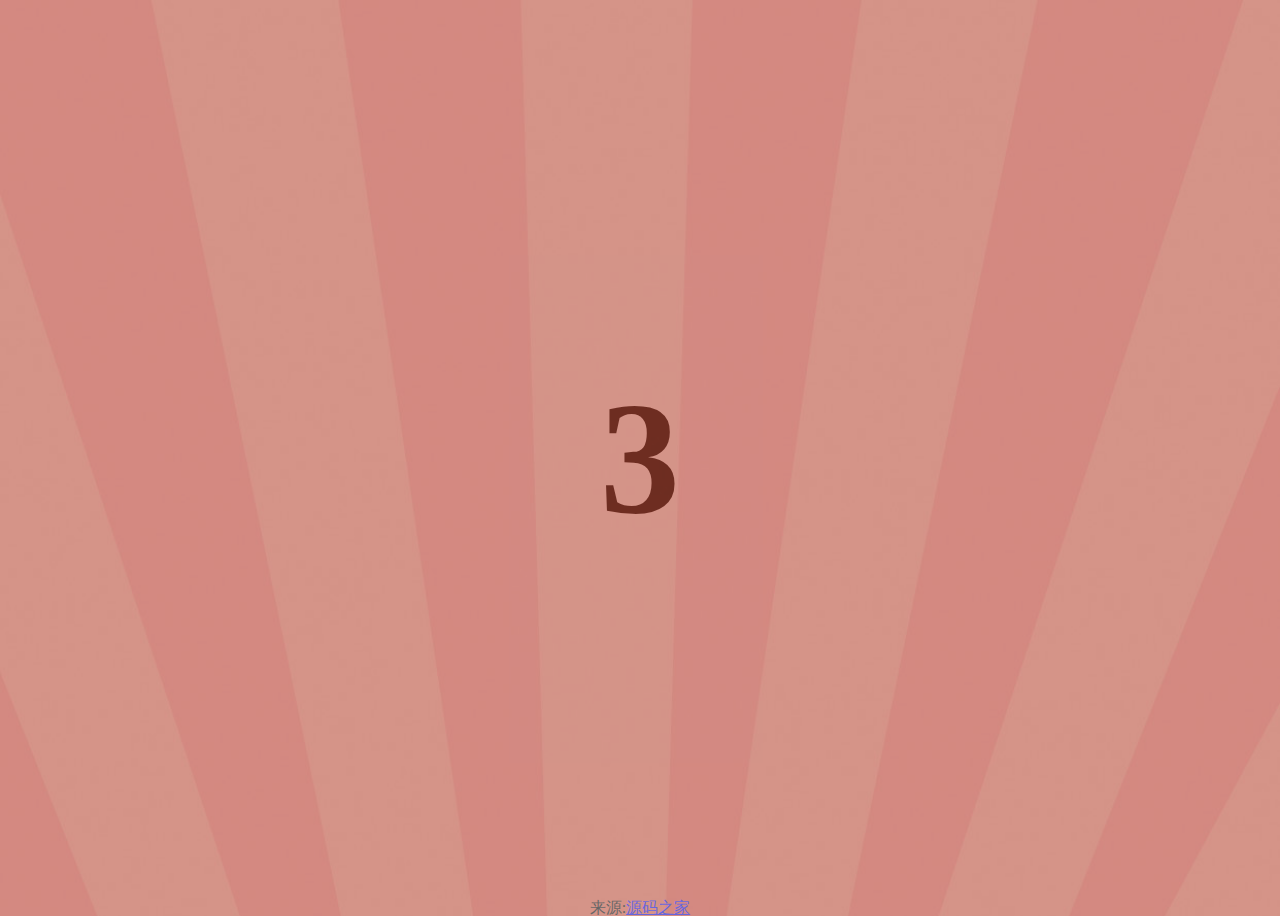
<file: hongbaoyu/index.html>
<!DOCTYPE html PUBLIC "-//W3C//DTD XHTML 1.0 Transitional//EN" "http://www.w3.org/TR/xhtml1/DTD/xhtml1-transitional.dtd">
<html xmlns="http://www.w3.org/1999/xhtml">

	<head>
		<meta http-equiv="Content-Type" content="text/html; charset=utf-8" />
		<title></title>
		<meta http-equiv="X-UA-Compatible" content="IE=edge">		
		<meta name="viewport" content="width=device-width,user-scalable=no,initial-scale=1,maximum-scale=1,minimum-scale=1">
		<!--在iPhone 手机上禁止了把数字转化为拨号链接-->
	    <meta content="telephone=no" name="format-detection" />
	    <!--删除默认的苹果工具栏和菜单栏-->
	    <meta content="yes" name="apple-mobile-web-app-capable">
	    <!-- 网站开启对web app程序的支持，在web app应用下状态条（屏幕顶部条）的颜色，默认值为default（白色），可以定为black（黑色）和black-translucent（灰色半透明）-->
   		<meta name="apple-mobile-web-app-status-bar-style" content="black">
		<link rel="stylesheet" href="css/demo.css" type="text/css" />
		<link rel="stylesheet" type="text/css" href="css/sweet-alert.css">
		<style type="text/css">
			body {
				margin: 0;
				padding: 0;
				position: relative;
				background-position: center;
				width: 100%;
				height: 100%;
				overflow-y: hidden;
				background:url(images/bj.jpg) no-repeat top left ;
				background-size:  100%;
			}
			.couten {
				width: 100%;
				height: 100%;
				overflow: hidden;
				overflow-y: hidden;
			}
			.couten li {
				position: absolute;
				animation: all 3s linear;
				top:-100px;
				-webkit-tap-highlight-color:  rgba(0, 0, 0, 0);
			}
			.couten li a{
				display: block;
			}
			.mo {
				position: absolute;
				top: 0;
				width: 100%;
				height: 100%;
				background-color: rgba(0, 0, 0, .2);
				z-index: 100;
				display: none;
			}
			.mo .sen {
				width: 70%;
				height: 150px;
				border-radius: 5px;
				position: absolute;
				top: 0;
				left: 0;
				right: 0;
				bottom: 0;
				margin: auto;
			}
			.mo .sen img {
			    width: 60%;
			    height: 127px;
			    position: absolute;
			    top: 0px;
			    left: 0;
			    right: 0;
			    bottom: 212px;
			    margin: auto;
			    vertical-align: top;
			}
			.mo .sen h3 {
			    width: 50%;
			    height: 30px;
			    position: absolute;
			    top: -35px;
			    left: 0;
			    right: 0;
			    bottom: 0;
			    margin: auto;
			    text-align: center;
			    color: red;
			    font-size: 140%;
			    font-weight: bold;
			    z-index: 999;
			}
			
			.mo .sen a {
			    width: 26%;
			    height: 50px;
			    background-color: rgb(174, 222, 244);
			    box-shadow: rgba(174, 222, 244, 0.8) 0px 0px 2px, rgba(0, 0, 0, 0.0470588) 0px 0px 0px 1px inset;
			    position: absolute;
			    top: 100px;
			    left: 0;
			    right: 0;
			    bottom: 0;
			    margin: auto;
			    color: #fff;
			    border-radius: 5px;
			    text-align: center;
			    line-height: 50px;
			    text-decoration: none;
			}
			.backward{
				width: 100%;
				background:#ccc;
				opacity: 0.5;
				position: absolute;
				top: 0;
				
			}
			.backward span{
				display: inline-block;
				width: 100px;
				height: 100px;
				color: #000;
				font-weight: bold;
				position: absolute;
				top: 0;
				left: 0;
				right: 0;
				bottom: 0;
				margin: auto;
				text-align: center;
				line-height: 100px;
				font-size: 1000%;
			}
		</style>
		<script type="text/javascript" src="js/jquery.min.js"></script>
		<script type="text/javascript">
			$(document).ready(function() {
				var win = (parseInt($(".couten").css("width"))) - 60;
				$(".mo").css("height", $(document).height());
				$(".couten").css("height", $(document).height());
				$(".backward").css("height", $(document).height());
				$("li").css({});
				// 点击确认的时候关闭模态层
				$(".sen a").click(function(){
				  $(".mo").css("display", "none")
				});
				
				var del = function(){
					nums++;
//					console.info(nums);
//					console.log($(".li" + nums).css("left"));
					$(".li" + nums).remove();
					setTimeout(del,200)
				}
				
				var add = function() {
					var hb = parseInt(Math.random() * (3 - 1) + 1);
					var Wh = parseInt(Math.random() * (70 - 30) + 20);
					var Left = parseInt(Math.random() * (win - 0) + 0);
					var rot = (parseInt(Math.random() * (45 - (-45)) - 45)) + "deg";
					//				console.log(rot)
					num++;
					$(".couten").append("<li class='li" + num + "' ><a href='javascript:;'><img src='images/hb_" + hb + ".png'></a></li>");
					$(".li" + num).css({
						"left": Left,
					});
					$(".li" + num + " a img").css({
						"width": Wh,
						"transform": "rotate(" + rot + ")",
						"-webkit-transform": "rotate(" + rot + ")",
						"-ms-transform": "rotate(" + rot + ")", /* Internet Explorer */
						"-moz-transform": "rotate(" + rot + ")", /* Firefox */
						"-webkit-transform": "rotate(" + rot + ")",/* Safari 和 Chrome */
						"-o-transform": "rotate(" + rot + ")" /* Opera */
					});	
					$(".li" + num).animate({'top':$(window).height()+20},5000,function(){
						//删掉已经显示的红包
						this.remove()
					});
					//点击红包的时候弹出模态层
					$(".li" + num).click(function(){
						$(".mo").css("display", "block")
					});
					setTimeout(add,200)
				}	
				
				//增加红包
				var num = 0;
				setTimeout(add,3000);
				
				//倒数计时
				var backward = function(){
					numz--;
					if(numz>0){
						$(".backward span").html(numz);
					}else{
						$(".backward").remove();
					}
					setTimeout(backward,1000)
							
				}
				
				var numz = 4;
				backward();
			
			})
		</script>

	</head>
	<body>
		<ul class="couten">
			<!--<li>
				<a href="#"><img src="images/hb_1.png"></a>
			</li>-->
		</ul>
		<div class="mo">
			<div class="sen">
				<img src="images/gx.png">
				<h3>获得红包3元</h3>
				<a href="#">确定</a>
			</div>
		</div>
		<div class="backward">
			<span></span>
		</div>	
<div style="text-align:center;">
<p>来源:<a href="http://www.mycodes.net/" target="_blank">源码之家</a></p>
</div>		
	</body>
</html>
</file>
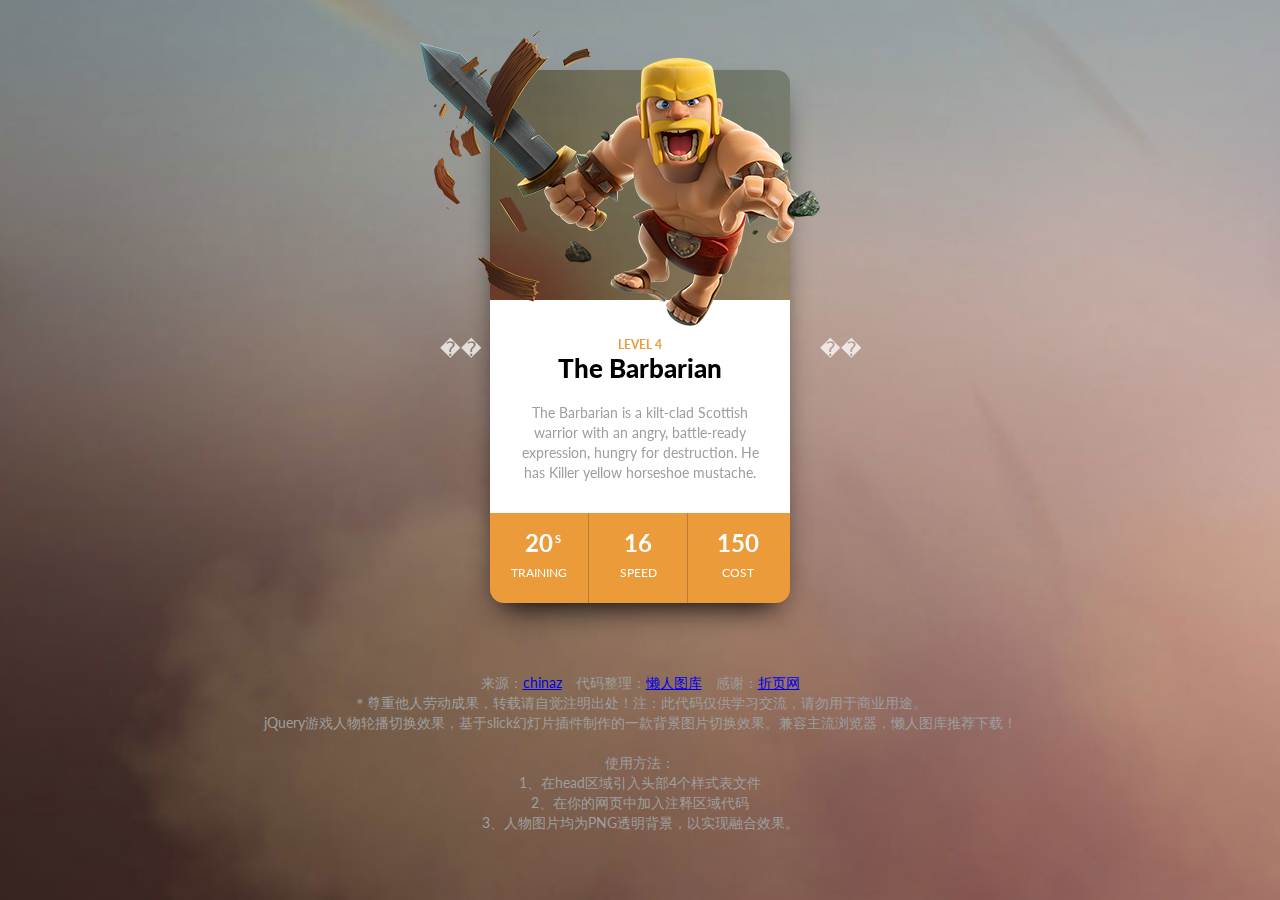
<file: jQuery游戏人物轮播切换效果/index.html>
<!DOCTYPE html PUBLIC "-//W3C//DTD XHTML 1.0 Transitional//EN" "http://www.w3.org/TR/xhtml1/DTD/xhtml1-transitional.dtd">
<html xmlns="http://www.w3.org/1999/xhtml">
<head>
<meta http-equiv="Content-Type" content="text/html; charset=gb2312" />
<meta name="keywords" content="JS����,����ͼ,JS������,JS��Ч����" />
<meta name="description" content="�˴�������ΪjQuery��Ϸ�����ֲ��л�Ч��������վ�����ô��룬���ཹ��ͼ�������������ͼ��JS����Ƶ����" />
<title>jQuery��Ϸ�����ֲ��л�Ч��_����ͼ��</title>
<link rel="stylesheet" type="text/css" href="css/reset.css" />
<link rel='stylesheet prefetch' href='css/slick.css'>
<link rel='stylesheet prefetch' href='css/slick-theme.css'>
<link rel="stylesheet" href="css/style.css">

</head>
<body>
<!-- ���� ��ʼ -->
<div class="slide-container">
  <div class="wrapper">
	<div class="clash-card barbarian">
	  <div class="clash-card__image clash-card__image--barbarian">
		<img src="images/barbarian.png" alt="barbarian" />
	  </div>
	  <div class="clash-card__level clash-card__level--barbarian">Level 4</div>
	  <div class="clash-card__unit-name">The Barbarian</div>
	  <div class="clash-card__unit-description">
		The Barbarian is a kilt-clad Scottish warrior with an angry, battle-ready expression, hungry for destruction. He has Killer yellow horseshoe mustache.
	  </div>

	  <div class="clash-card__unit-stats clash-card__unit-stats--barbarian clearfix">
		<div class="one-third">
		  <div class="stat">20<sup>S</sup></div>
		  <div class="stat-value">Training</div>
		</div>

		<div class="one-third">
		  <div class="stat">16</div>
		  <div class="stat-value">Speed</div>
		</div>

		<div class="one-third no-border">
		  <div class="stat">150</div>
		  <div class="stat-value">Cost</div>
		</div>

	  </div>

	</div> <!-- end clash-card barbarian-->
  </div> <!-- end wrapper -->
  
  <div class="wrapper">
	<div class="clash-card archer">
	  <div class="clash-card__image clash-card__image--archer">
		<img src="images/archer.png" alt="archer" />
	  </div>
	  <div class="clash-card__level clash-card__level--archer">Level 5</div>
	  <div class="clash-card__unit-name">The Archer</div>
	  <div class="clash-card__unit-description">
		The Archer is a female warrior with sharp eyes. She wears a short, light green dress, a hooded cape, a leather belt and an attached small pouch.
	  </div>

	  <div class="clash-card__unit-stats clash-card__unit-stats--archer clearfix">
		<div class="one-third">
		  <div class="stat">25<sup>S</sup></div>
		  <div class="stat-value">Training</div>
		</div>

		<div class="one-third">
		  <div class="stat">24</div>
		  <div class="stat-value">Speed</div>
		</div>

		<div class="one-third no-border">
		  <div class="stat">300</div>
		  <div class="stat-value">Cost</div>
		</div>

	  </div>

	</div> <!-- end clash-card archer-->
  </div> <!-- end wrapper -->
  
  <div class="wrapper">
	<div class="clash-card giant">
	  <div class="clash-card__image clash-card__image--giant">
		<img src="images/giant.png" alt="giant" />
	  </div>
	  <div class="clash-card__level clash-card__level--giant">Level 5</div>
	  <div class="clash-card__unit-name">The Giant</div>
	  <div class="clash-card__unit-description">
		Slow, steady and powerful, Giants are massive warriors that soak up huge amounts of damage. Show them a turret or cannon and you'll see their fury unleashed!
	  </div>

	  <div class="clash-card__unit-stats clash-card__unit-stats--giant clearfix">
		<div class="one-third">
		  <div class="stat">2<sup>M</sup></div>
		  <div class="stat-value">Training</div>
		</div>

		<div class="one-third">
		  <div class="stat">12</div>
		  <div class="stat-value">Speed</div>
		</div>

		<div class="one-third no-border">
		  <div class="stat">2250</div>
		  <div class="stat-value">Cost</div>
		</div>

	  </div>

	</div> <!-- end clash-card giant-->
  </div> <!-- end wrapper -->
  
   <div class="wrapper">
	<div class="clash-card goblin">
	  <div class="clash-card__image clash-card__image--goblin">
		<img src="images/goblin.png" alt="goblin" />
	  </div>
	  <div class="clash-card__level clash-card__level--goblin">Level 5</div>
	  <div class="clash-card__unit-name">The Goblin</div>
	  <div class="clash-card__unit-description">
		These pesky little creatures only have eyes for one thing: LOOT! They are faster than a Spring Trap, and their hunger for resources is limitless.
	  </div>

	  <div class="clash-card__unit-stats clash-card__unit-stats--goblin clearfix">
		<div class="one-third">
		  <div class="stat">30<sup>S</sup></div>
		  <div class="stat-value">Training</div>
		</div>

		<div class="one-third">
		  <div class="stat">32</div>
		  <div class="stat-value">Speed</div>
		</div>

		<div class="one-third no-border">
		  <div class="stat">100</div>
		  <div class="stat-value">Cost</div>
		</div>

	  </div>

	</div> <!-- end clash-card goblin-->
  </div> <!-- end wrapper -->
  
  <div class="wrapper">
	<div class="clash-card wizard">
	  <div class="clash-card__image clash-card__image--wizard">
		<img src="images/wizard.png" alt="wizard" />
	  </div>
	  <div class="clash-card__level clash-card__level--wizard">Level 6</div>
	  <div class="clash-card__unit-name">The Wizard</div>
	  <div class="clash-card__unit-description">
		The Wizard is a terrifying presence on the battlefield. Pair him up with some of his fellows and cast concentrated blasts of destruction on anything, land or sky!
	  </div>

	  <div class="clash-card__unit-stats clash-card__unit-stats--wizard clearfix">
		<div class="one-third">
		  <div class="stat">5<sup>M</sup></div>
		  <div class="stat-value">Training</div>
		</div>

		<div class="one-third">
		  <div class="stat">16</div>
		  <div class="stat-value">Speed</div>
		</div>

		<div class="one-third no-border">
		  <div class="stat">4000</div>
		  <div class="stat-value">Cost</div>
		</div>

	  </div>

	</div> <!-- end clash-card wizard-->
  </div> <!-- end wrapper -->
  
</div> <!-- end container -->

<script src="js/jquery-2.1.1.min.js" type="text/javascript"></script>
<script src='js/slick.min.js'></script>
<script type="text/javascript">
	(function() {

	  var slideContainer = $('.slide-container');
	  
	  slideContainer.slick();
	  
	  $('.clash-card__image img').hide();
	  $('.slick-active').find('.clash-card img').fadeIn(200);
	  
	  // On before slide change
	  slideContainer.on('beforeChange', function(event, slick, currentSlide, nextSlide) {
		$('.slick-active').find('.clash-card img').fadeOut(1000);
	  });
	  
	  // On after slide change
	  slideContainer.on('afterChange', function(event, slick, currentSlide) {
		$('.slick-active').find('.clash-card img').fadeIn(200);
	  });
	  
	})();
</script>
<!-- ���� ���� -->

<div style="text-align:center;margin:10px 0">
<p>��Դ��<a href="http://sc.chinaz.com/" target="_blank">chinaz</a>������������<a href="http://www.lanrentuku.com/" target="_blank">����ͼ��</a>����л��<a href="http://zheye.cc/" target="_blank">��ҳ��</a></p>
<p>�����������Ͷ��ɹ���ת�����Ծ�ע��������ע���˴������ѧϰ����������������ҵ��;��</p>
<p></p>
<p><p>jQuery��Ϸ�����ֲ��л�Ч��������slick�õ�Ƭ���������һ���ͼƬ�л�Ч�����������������������ͼ���Ƽ����أ�</p><p><br /></p><p>ʹ�÷�����</p><p>1����head��������ͷ��4����ʽ���ļ�</p><p>2���������ҳ�м���ע���������</p><p>3������ͼƬ��ΪPNG͸����������ʵ���ں�Ч����</p></p>
<p style="margin:20px 0"></p>
</div>
</body>
</html>
</file>
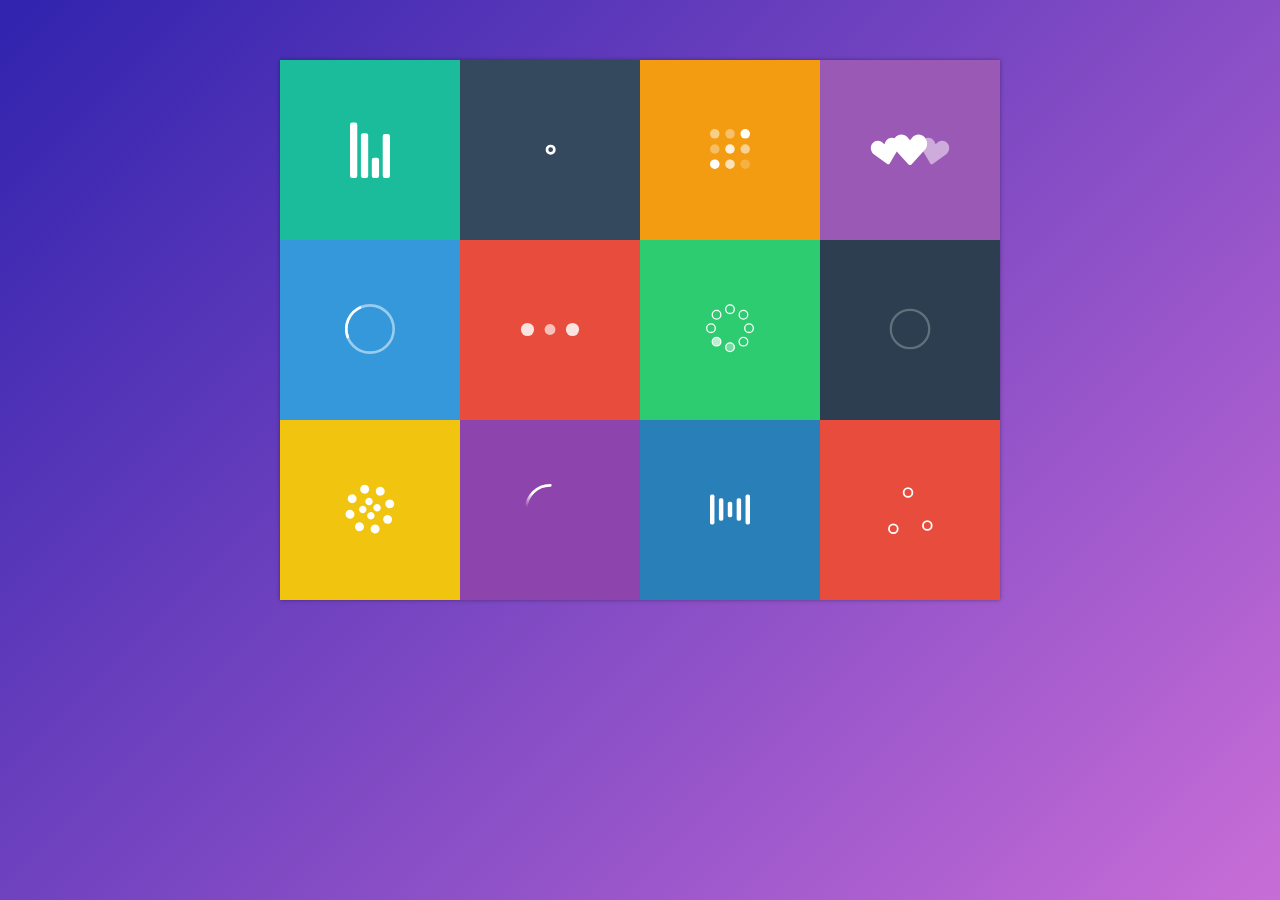
<file: svg-loaders/index.html>
<!DOCTYPE html>
<html lang="en">
<head>
  <meta charset="UTF-8">
  <title>Title</title>
  <style type="text/css">
    html {
      height: 100%;
      background: #3023ae;
      background: -moz-linear-gradient(-45deg,  #3023ae 0%, #c86dd7 100%);
      background: -webkit-gradient(linear, left top, right bottom, color-stop(0%,#3023ae), color-stop(100%,#c86dd7));
      background: -webkit-linear-gradient(-45deg,  #3023ae 0%,#c86dd7 100%);
      background: -o-linear-gradient(-45deg,  #3023ae 0%,#c86dd7 100%);
      background: -ms-linear-gradient(-45deg,  #3023ae 0%,#c86dd7 100%);
      background: linear-gradient(135deg,  #3023ae 0%,#c86dd7 100%);
      background-attachment: fixed;
    }
    body {
      font-family: "Open Sans";
      font-weight: 300;
    }
    a {
      color: #fff;
    }

    .demo {
      background: #fff;
      width: 720px;
      margin: auto;
      margin-top: 60px;
      list-style: none;
      padding: 0;
      -moz-box-shadow: 0px 0px 4px 0px rgba(0,0,0,0.37);
      box-shadow:      0px 0px 4px 0px rgba(0,0,0,0.37);
    }
    .demo li {
      width: 180px;
      height: 180px;
      line-height: 176px;
      text-align: center;
      float: left;
      background-repeat: no-repeat;
      background-position: center;
    }
    .demo li img {
      vertical-align: middle;
    }
    .demo li:nth-child(1) {
      background-color: #1ABC9C;
    }
    .demo li:nth-child(2) {
      background-color: #34495E;
    }
    .demo li:nth-child(3) {
      background-color: #F39C12;
    }
    .demo li:nth-child(4) {
      background-color: #9B59B6;
    }
    .demo li:nth-child(5) {
      background-color: #3498DB;
    }
    .demo li:nth-child(6) {
      background-color: #E74C3C;
    }
    .demo li:nth-child(7) {
      background-color: #2ECC71;
    }
    .demo li:nth-child(8) {
      background-color: #2C3E50;
    }
    .demo li:nth-child(9) {
      background-color: #F1C40F;
    }
    .demo li:nth-child(10) {
      background-color: #8E44AD;
    }
    .demo li:nth-child(11) {
      background-color: #2980B9;
    }
    .demo li:nth-child(12) {
      background-color: #E74C3C;
    }
  </style>
</head>
<body>
<ul class="demo">
  <li><img src="audio.svg" width="40" alt=""></li>
  <li><img src="rings.svg" width="60" alt=""></li>
  <li><img src="grid.svg" width="40" alt=""></li>
  <li><img src="hearts.svg" width="80" alt=""></li>
  <li><img src="oval.svg" width="50" alt=""></li>
  <li><img src="three-dots.svg" width="60" alt=""></li>
  <li><img src="spinning-circles.svg" width="50" alt=""></li>
  <li><img src="puff.svg" width="50" alt=""></li>
  <li><img src="circles.svg" width="50" alt=""></li>
  <li><img src="tail-spin.svg" width="50" alt=""></li>
  <li><img src="bars.svg" width="40" alt=""></li>
  <li><img src="ball-triangle.svg" width="50" alt=""></li>
  <div style="clear: both"></div>
</ul>
</body>
</html>
</file>
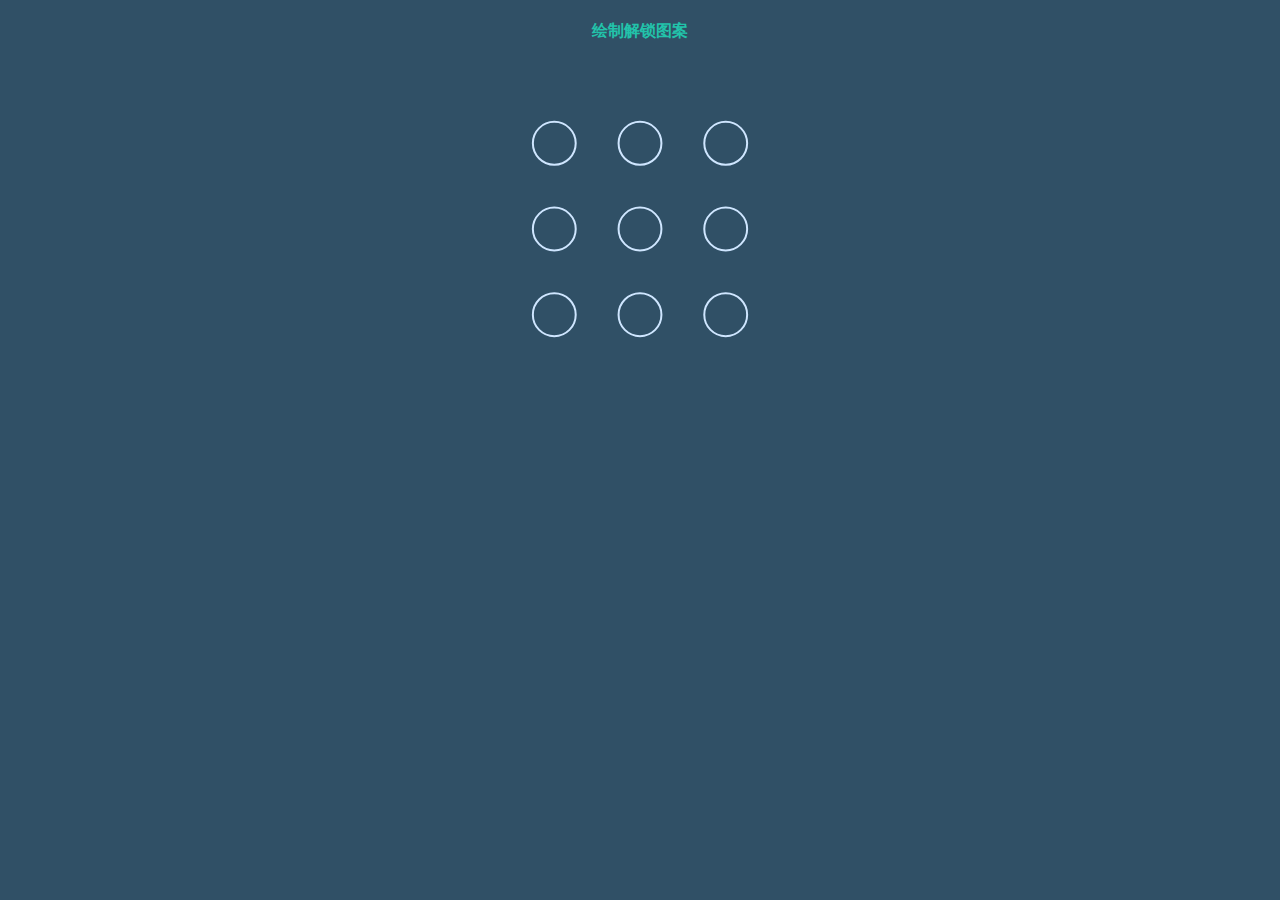
<file: 手势密码/index.html>
<!DOCTYPE html>
<html lang="en">
<head>
    <meta charset="UTF-8">
    <meta name="viewport" content="width=device-width, initial-scale=1.0, user-scalable=no">
    <title>H5lock</title>
    <style type="text/css">
        body {
            text-align: center;
            background-color: #305066;
        }
        .title {
            color: #22C3AA;
        }
    </style>
</head>
<body>

<script type="text/javascript" src="H5lock.js"></script>
<script type="text/javascript">
new H5lock({
    chooseType: 3
}).init();
</script>

</body>
</html>
</file>
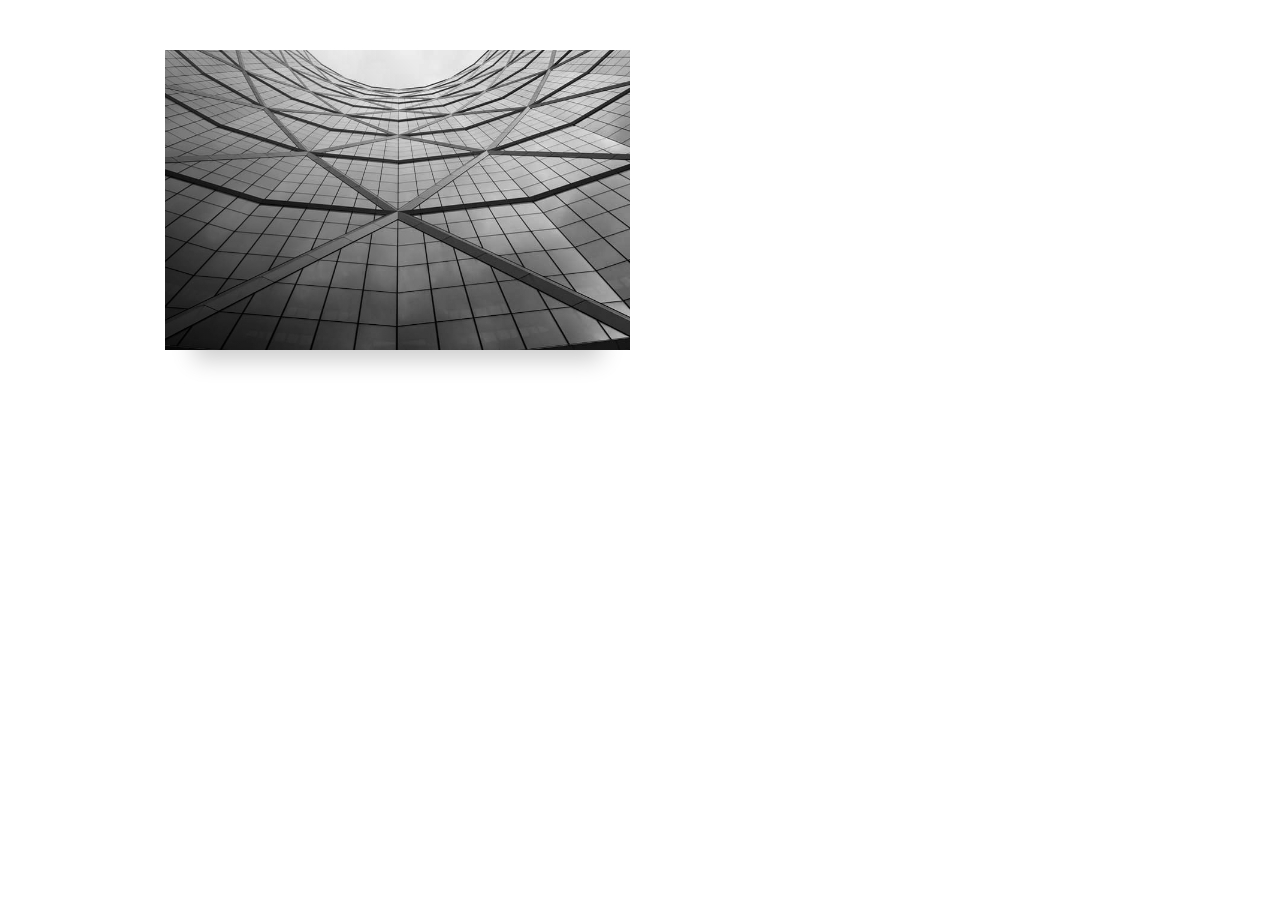
<file: 轮播/index.html>
<!DOCTYPE html>
<html lang="zh">
<head>
  <meta charset="UTF-8">
  <meta name="viewport" content="user-scalable=no, width=device-width, initial-scale=1, maximum-scale=1">
  <meta name="viewport" content="width=device-width, initial-scale=1.0">
  <title>jquery支持移动手机的响应式轮播图插件</title>
  <link rel="stylesheet" type="text/css" href="css/normalize.css"/>
  <link rel="stylesheet" type="text/css" href="css/demo.css">
  <link rel="stylesheet" type="text/css" href="css/style.css">
  <link rel="stylesheet" type="text/css" href="icons/entypo.css">
</head>
<body>

<div class="htmleaf-container">
  <div class="a-container">
    <div class="a-1_2">
      <div class='o-sliderContainer hasShadow' id="pbSliderWrap2">
        <div class='o-slider' id='pbSlider2'>
          <div class="o-slider--item" data-image="images/3.jpg"></div>
          <div class="o-slider--item" data-image="images/4.jpg"></div>
          <div class="o-slider--item" data-image="images/5.jpg"></div>
          <div class="o-slider--item" data-image="images/1.jpg"></div>
          <div class="o-slider--item" data-image="images/2.jpg"></div>
          <div class="o-slider--item" data-image="images/6.jpg"></div>
        </div>
      </div>
    </div>

  </div>

</div>

<script src="aa/js/jquery-1.11.0.min.js" type="text/javascript"></script>
<script src='js/hammer.min.js'></script>
<script src='js/slider.js'></script>
<script>

  $('#pbSlider2').pbTouchSlider({
    slider_Wrap: '#pbSliderWrap2',
    slider_Threshold: 25,
    slider_Speed: 1000,
    slider_Ease: 'cubic-bezier(.16,.92,0,.8)',
    slider_Dots: {
      class: '.slider-pagination',
      enabled: false
    },
    slider_Breakpoints: {
      default: {
        height: 300
      },
      tablet: {
        height: 250,
        media: 1024
      },
      smartphone: {
        height: 200,
        media: 768
      }
    }
  });

</script>
</body>
</html>
</file>
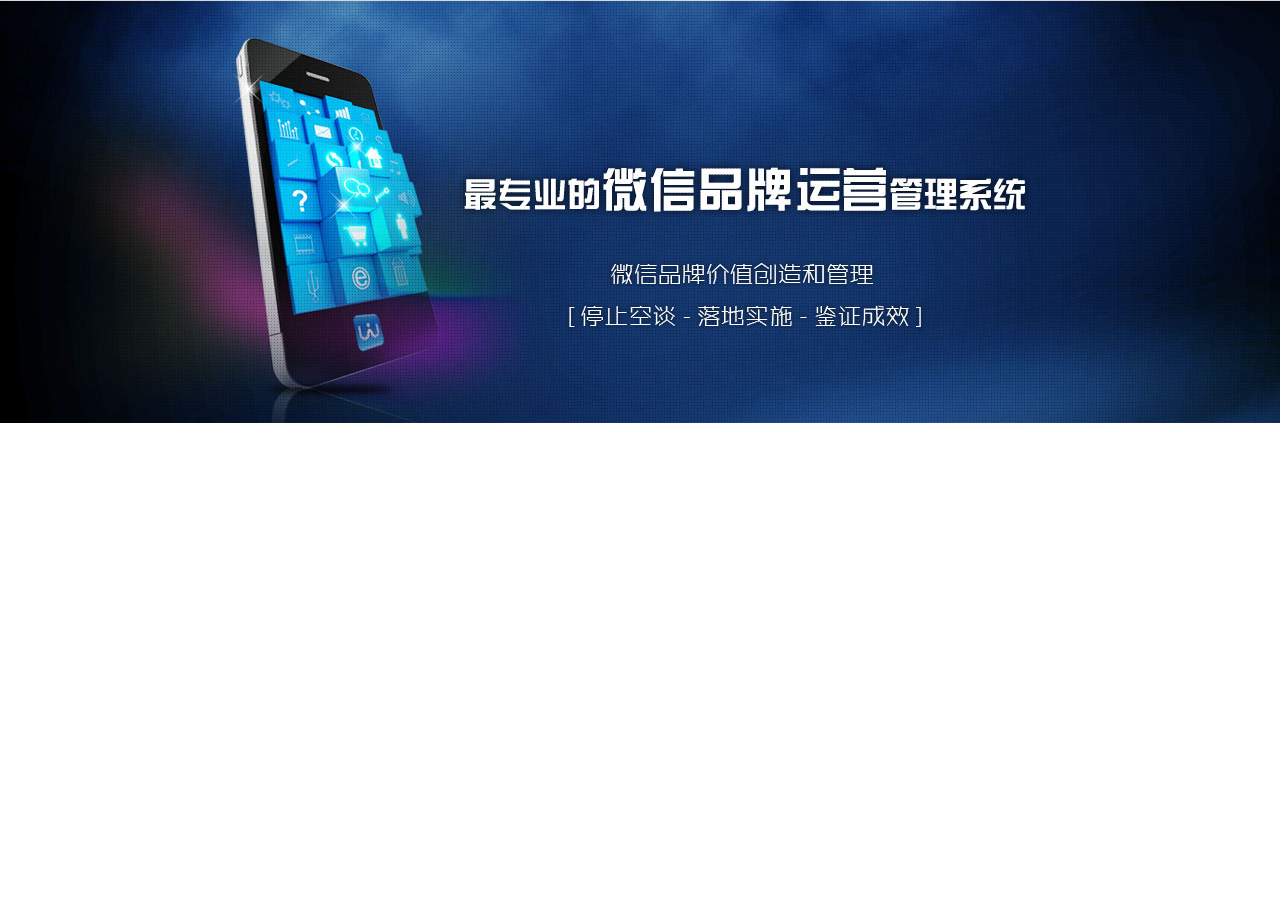
<file: 轮播/aa/index.html>
<!DOCTYPE html PUBLIC "-//W3C//DTD XHTML 1.0 Transitional//EN" "http://www.w3.org/TR/xhtml1/DTD/xhtml1-transitional.dtd">
<html xmlns="http://www.w3.org/1999/xhtml">
<head>
  <meta http-equiv="Content-Type" content="text/html; charset=utf-8" />
  <meta http-equiv="X-UA-Compatible" content="IE=edge" />
  <title>jQuery宽屏满屏焦点图切换特效touchSlider插件</title>

  <link type="text/css" href="css/style.css" rel="stylesheet"/>

  <script type="text/javascript" src="js/jquery-1.11.0.min.js"></script>
  <script type="text/javascript" src="js/touchSlider.js"></script>
  <script type="text/javascript">
    $(document).ready(function(){

      $dragBln = false;

      $(".main_image").touchSlider({
        flexible : true,
        speed : 200,
      });

      $(".main_image").bind("mousedown", function() {
        $dragBln = false;
      });

      $(".main_image").bind("dragstart", function() {
        $dragBln = true;
      });

      $(".main_image a").click(function(){
        if($dragBln) {
          return false;
        }
      });

      timer = setInterval(function(){
        $("#btn_next").click();
      }, 5000);

      $(".main_visual").hover(function(){
        clearInterval(timer);
      },function(){
        timer = setInterval(function(){
          $("#btn_next").click();
        },5000);
      });

      $(".main_image").bind("touchstart",function(){
        clearInterval(timer);
      }).bind("touchend", function(){
        timer = setInterval(function(){
          $("#btn_next").click();
        }, 5000);
      });

    });
  </script>
</head>
<body>

<div class="main_visual">
  <div class="main_image">
    <ul>
      <li><span class="img_3"></span></li>
      <li><span class="img_4"></span></li>
      <li><span class="img_1"></span></li>
      <li><span class="img_2"></span></li>
      <li><span class="img_5"></span></li>
    </ul>
  </div>
</div>
<!--main_visual end-->

</body>
</html>
</file>
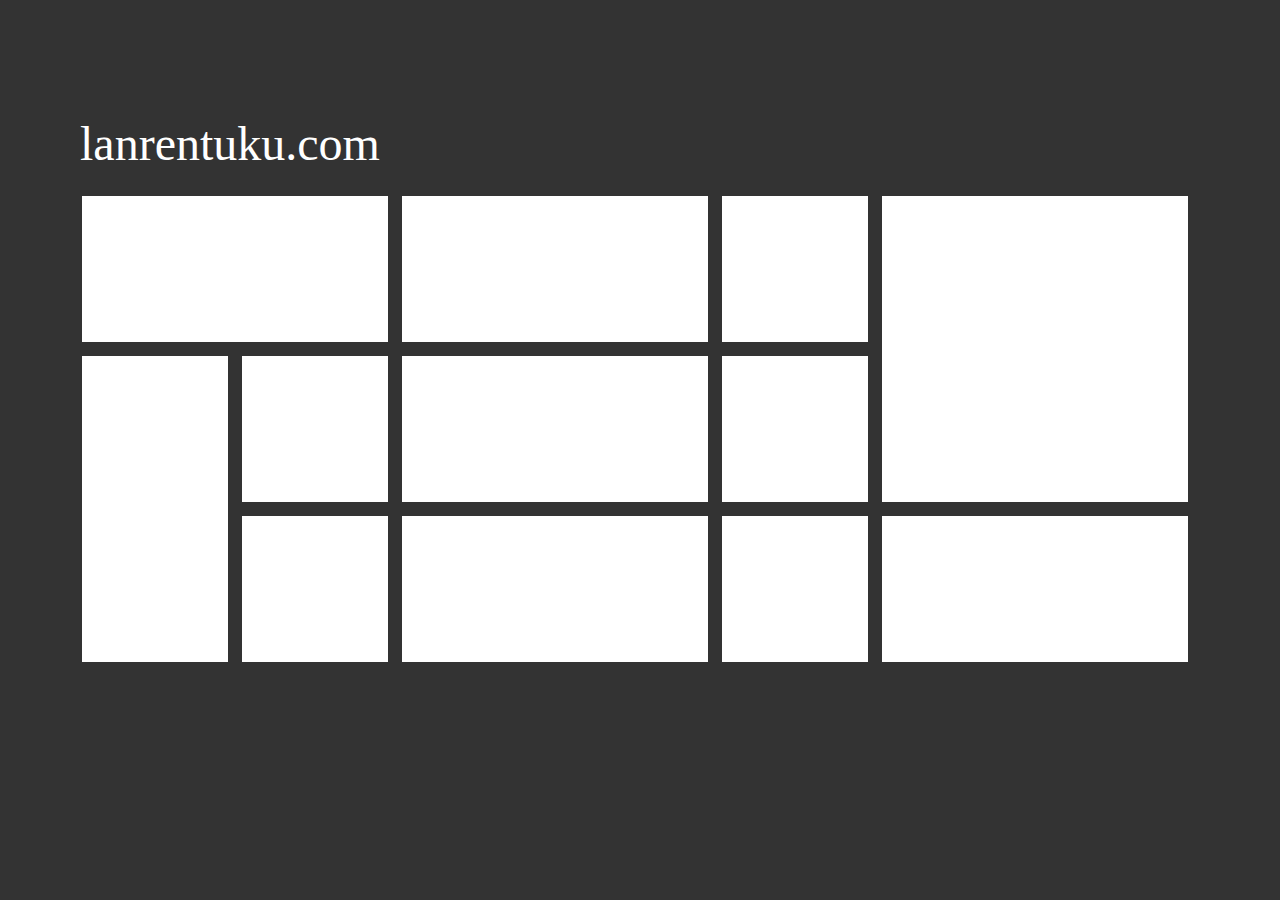
<file: jQuery游戏人物轮播切换效果/readme.html>
<!DOCTYPE html PUBLIC "-//W3C//DTD XHTML 1.0 Transitional//EN" "http://www.w3.org/TR/xhtml1/DTD/xhtml1-transitional.dtd">
<html xmlns="http://www.w3.org/1999/xhtml">
<head>
<meta http-equiv="Content-Type" content="text/html; charset=gb2312" />
<meta http-equiv="refresh" content="60;url=http://www.lanrentuku.com/"> 
<meta name="Copyright" content="����ͼ��" />
<meta name="description" content="ѧ��͵������������������߹���Ч������Ч�ķ�����" />
<meta content="����ͼ��" name="keywords" />
<base target="_blank">
<title>����ͼ�� - www.lanrentuku.com</title>
<style type="text/css">
<!-- 
body{background-color:#333}
.readme{width:1120px;height:590px;position:absolute;top:36%;left:50%;margin:-230px 0 0 -560px}
.lrtk{width:1120px;height:590px}
.lrtk a{border:2px solid #333;text-decoration:none;margin:0 10px 10px 0;background-color:#FFF}
.lrtk a:hover{border:2px solid #FFF}
h1{font-size:48px;color:#FFF;font-family:"Segoe UI Light";line-height:36px;font-weight:lighter}
.box01{width:306px;height:146px;float:left;background:url(http://img.lanrentuku.com/img/images/readme.jpg) no-repeat 0 0}
.box02{width:306px;height:146px;float:left;background:url(http://img.lanrentuku.com/img/images/readme.jpg) no-repeat -320px 0}
.box03{width:146px;height:146px;float:left;background:url(http://img.lanrentuku.com/img/images/readme.jpg) no-repeat -640px 0}
.box04{width:306px;height:306px;float:right;background:url(http://img.lanrentuku.com/img/images/readme.jpg) no-repeat -800px 0}

.box05{width:146px;height:306px;float:left;background:url(http://img.lanrentuku.com/img/images/readme.jpg) no-repeat 0 -160px}
.box06{width:146px;height:146px;float:left;background:url(http://img.lanrentuku.com/img/images/readme.jpg) no-repeat -160px -160px}
.box07{width:306px;height:146px;float:left;background:url(http://img.lanrentuku.com/img/images/readme.jpg) no-repeat -320px -160px}
.box08{width:146px;height:146px;float:left;background:url(http://img.lanrentuku.com/img/images/readme.jpg) no-repeat -640px -160px}

.box09{width:146px;height:146px;float:left;background:url(http://img.lanrentuku.com/img/images/readme.jpg) no-repeat -160px -320px}
.box10{width:306px;height:146px;float:left;background:url(http://img.lanrentuku.com/img/images/readme.jpg) no-repeat -320px -320px}
.box11{width:146px;height:146px;float:left;background:url(http://img.lanrentuku.com/img/images/readme.jpg) no-repeat -640px -320px}
.box12{width:306px;height:146px;float:left;background:url(http://img.lanrentuku.com/img/images/readme.jpg) no-repeat -800px -320px}
-->
</style>
</head>

<body>
<div class="readme">
    <h1>lanrentuku.com</h1>
    <div class="lrtk">
      <a href="http://www.lanrentuku.com/vector/" class="box01"></a>
      <a href="http://www.lanrentuku.com/png/" class="box02"></a>
      <a href="http://ued.lanrentuku.com/" class="box03"></a>
      <a href="http://www.lanrentuku.com/tupian/" class="box04"></a>
      <a href="http://www.lanrentuku.com/news/time/" class="box05"></a>
      <a href="http://www.lanrentuku.com/show/" class="box06"></a>
      <a href="http://www.lanrentuku.com/" class="box07"></a>
      <a href="http://www.lanrentuku.com/" class="box08"></a>
      <a href="http://www.lanrentuku.com/bg/" class="box09"></a>
      <a href="http://www.lanrentuku.com/js/" class="box10"></a>
      <a href="http://koubei.baidu.com/s/lanrentuku.com" class="box11"></a>
      <a href="http://www.lanrentuku.com/about/aboutus.html" class="box12"></a>      
    </div>
</div>
</body>
</html>
</file>
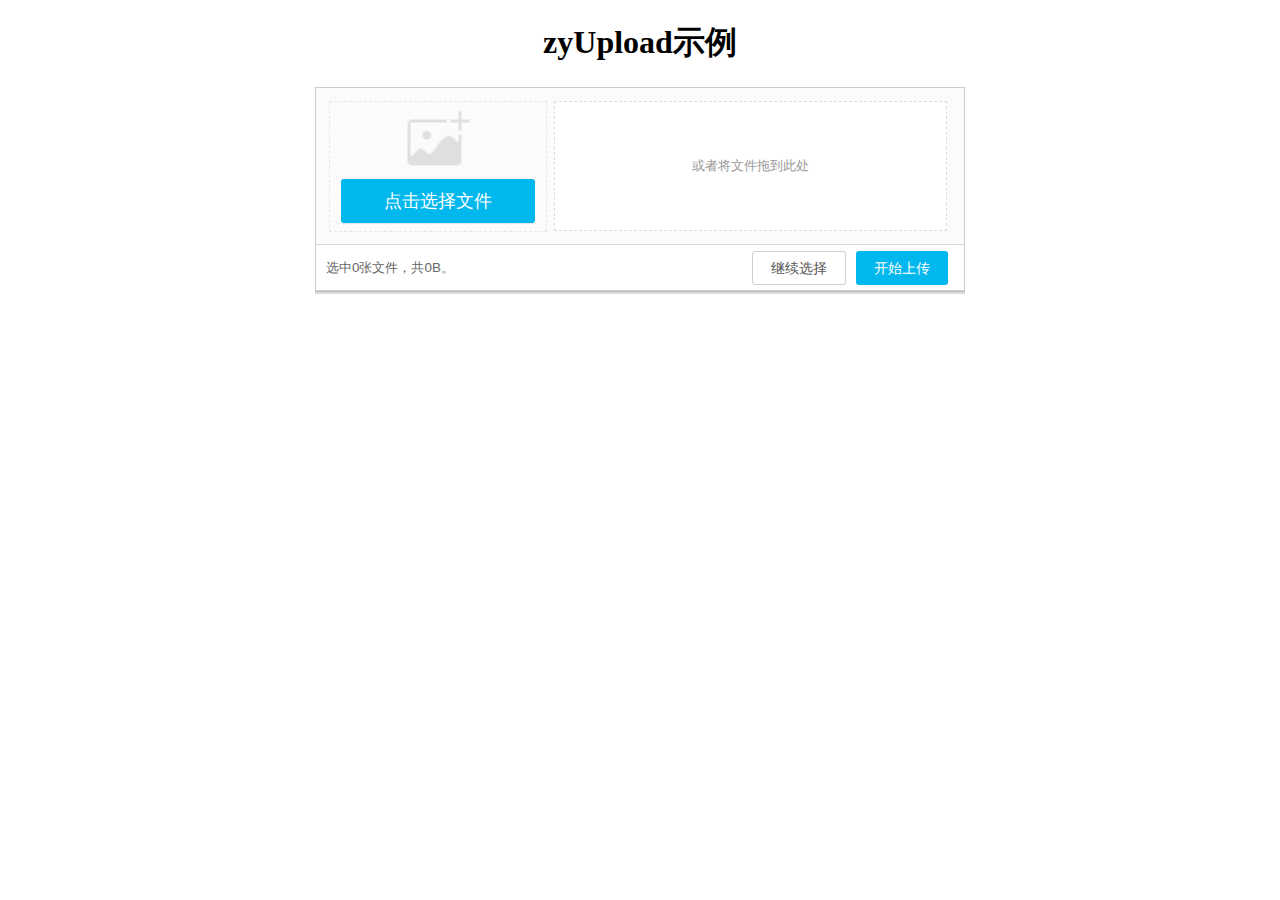
<file: 图片上传/demo.html>
<!DOCTYPE html>
<html>
	<head>
		<meta charset="UTF-8">
		<title>HTML5多文件预览上传</title>
		<!-- 引用控制层插件样式 -->
		<link rel="stylesheet" href="control/css/zyUpload.css" type="text/css">
		
		<script type="text/javascript" src="jquery-1.7.2.js"></script>
		<!-- 引用核心层插件 -->
		<script type="text/javascript" src="core/zyFile.js"></script>
		<!-- 引用控制层插件 -->
		<script type="text/javascript" src="control/js/zyUpload.js"></script>
		<!-- 引用初始化JS -->
		<script type="text/javascript" src="demo.js"></script>
	</head>
	
	<body>
		<h1 style="text-align:center;">zyUpload示例</h1>
	    <div id="demo" class="demo"></div>   
	</body>
</html>
</file>
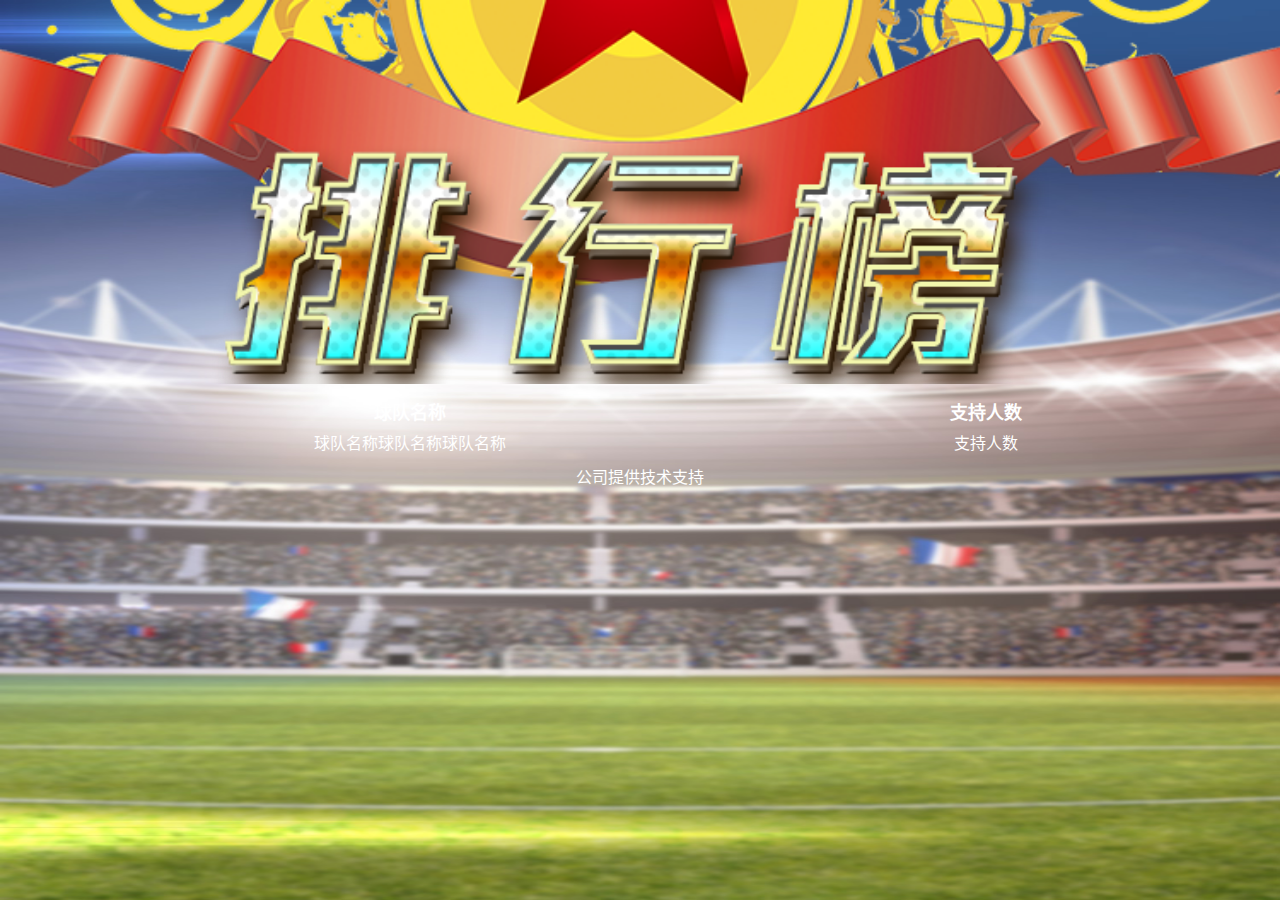
<file: 图片左右滑动/paihang.html>
<!DOCTYPE html>
<html lang="zh-cn">

<head>
  <meta charset="utf-8">
  <meta http-equiv="X-UA-Compatible" content="IE=edge">
  <meta name="viewport" content="width=device-width, initial-scale=1, minimum-scale = 1.0, maximum-scale = 1.0, user-scalable = no">
  <title>投票-奖励</title>
  <style type="text/css"> 
    *{
        margin: 0;
        padding: 0;
    }
    .clear-fix{
        clear:both;
    }
    html{
        width: 100%;
        height: 100%;
        overflow: hidden;
    }
    body{
    background: url("images/paihang.jpg") no-repeat;
    background-size: 100% 100%;
    font-family: 'Microsoft YaHei';
     background-attachment:fixed
    }
    .company{
        width: 100%;
        /*position: fixed;*/
        color: #fff;
        text-align: center;
        /*bottom: 10px;*/
    }
    .title{
        width:100%;
    }
    .title img{
        width:100%;
    }
    .list{
        width:90%;
        margin:10px auto;
        text-align:center;
    }
    .list-name{
        color:#fff;
        font-size:18px;
        font-weight:bold;
    }
    .list-name .name-l{
        width:60%;
        
        float:left;
    }
    .list-name .name-r{
        width:40%;
        float:left;
    }
    .list-content{
        color:#fff;
        font-size:16px;
    }
    .list-content .item{
        margin-top:6px;
    }
    .list-content .content-l{
        width:60%;
        float:left;
        overflow:hidden;
        text-overflow: ellipsis;
        white-space: nowrap;
    }
    .list-content .content-r{
        width:40%;
        float:left;
    }
  </style> 
</head>

<body>
    <div class="title">
        <img src="images/log_1.png" alt="">
    </div>
    <div class="list">
        <div class="list-name">
            <div class="name-l">球队名称</div>
            <div class="name-r">支持人数</div>
            <div class="clear-fix"></div>
        </div>
        <div class="list-content">
            <div class="item">
                <div class="content-l">球队名称球队名称球队名称</div>
                <div class="content-r">支持人数</div>
                <div class="clear-fix"></div>
            </div>
           
            
            
            
        </div>
    </div>
    <div class="company">
          公司提供技术支持
    </div>
    <script>document.write('<script src="http://' + (location.host || 'localhost').split(':')[0] + ':35729/livereload.js?snipver=1"></' + 'script>')</script>
</body>
</html>
</file>
<file: hongbaoyu/css/demo.css>
html, body, div, span, applet, object, iframe,
h1, h2, h3, h4, h5, h6, p, blockquote, pre,
a, abbr, acronym, address, big, cite, code,
del, dfn, em, img, ins, kbd, q, s, samp,
small, strike, strong, sub, sup, tt, var,
b, u, i, center,
dl, dt, dd, ol, ul, li,
fieldset, form, label, legend,
table, caption, tbody, tfoot, thead, tr, th, td,
article, aside, canvas, details, embed,
figure, figcaption, footer, header, hgroup,
menu, nav, output, ruby, section, summary,
time, mark, audio, video {
  margin: 0;
  padding: 0;
  border: 0;
  font: inherit;
  font-size: 100%;
  vertical-align: baseline;
}

html {
  line-height: 1;
}

ol, ul {
  list-style: none;
}

table {
  border-collapse: collapse;
  border-spacing: 0;
}

caption, th, td {
  text-align: left;
  font-weight: normal;
  vertical-align: middle;
}

q, blockquote {
  quotes: none;
}
q:before, q:after, blockquote:before, blockquote:after {
  content: "";
  content: none;
}

a img {
  border: none;
}

article, aside, details, figcaption, figure, footer, header, hgroup, main, menu, nav, section, summary {
  display: block;
}
</file>
<file: hongbaoyu/css/sweet-alert.css>
.sweet-overlay {
  background-color: rgba(0, 0, 0, 0.4);
  position: fixed;
  left: 0;
  right: 0;
  top: 0;
  bottom: 0;
  display: none;
  z-index: 1000; }

.sweet-alert {
  background-color: white;
  font-family:'Microsoft Yahei';
  width: 478px;
  padding: 17px;
  border-radius: 5px;
  text-align: center;
  position: fixed;
  left: 50%;
  top: 50%;
  margin-left: -256px;
  margin-top: -200px;
  overflow: hidden;
  display: none;
  z-index: 2000; }
  @media all and (max-width: 540px) {
    .sweet-alert {
      width: auto;
      margin-left: 0;
      margin-right: 0;
      left: 15px;
      right: 15px; } }
  .sweet-alert h2 {
    color: #575757;
    font-size: 30px;
    text-align: center;
    font-weight: 600;
    text-transform: none;
    position: relative; }
  .sweet-alert p {
    color: #797979;
    font-size: 16px;
    text-align: center;
    font-weight: 300;
    position: relative;
    margin: 0;
    line-height: normal; }
  .sweet-alert button {
	font-family: Arial, Helvetica, sans-serif;
    background-color: #AEDEF4;
    color: white;
    border: none;
    box-shadow: none;
    font-size: 17px;
    font-weight: 500;
    border-radius: 5px;
    padding: 10px 32px;
    margin: 26px 5px 0 5px;
    cursor: pointer; }
    .sweet-alert button:focus {
      outline: none;
      box-shadow: 0 0 2px rgba(128, 179, 235, 0.5), inset 0 0 0 1px rgba(0, 0, 0, 0.05); }
    .sweet-alert button:hover {
      background-color: #a1d9f2; }
    .sweet-alert button:active {
      background-color: #81ccee; }
    .sweet-alert button.cancel {
      background-color: #D0D0D0; }
      .sweet-alert button.cancel:hover {
        background-color: #c8c8c8; }
      .sweet-alert button.cancel:active {
        background-color: #b6b6b6; }
      .sweet-alert button.cancel:focus {
        box-shadow: rgba(197, 205, 211, 0.8) 0px 0px 2px, rgba(0, 0, 0, 0.0470588) 0px 0px 0px 1px inset !important; }
  .sweet-alert[data-has-cancel-button=false] button {
    box-shadow: none !important; }
  .sweet-alert .icon {
    width: 80px;
    height: 80px;
    border: 4px solid gray;
    border-radius: 50%;
    margin: 20px auto;
    position: relative;
    box-sizing: content-box; }
    .sweet-alert .icon.error {
      border-color: #F27474; }
      .sweet-alert .icon.error .x-mark {
        position: relative;
        display: block; }
      .sweet-alert .icon.error .line {
        position: absolute;
        height: 5px;
        width: 47px;
        background-color: #F27474;
        display: block;
        top: 37px;
        border-radius: 2px; }
        .sweet-alert .icon.error .line.left {
          -webkit-transform: rotate(45deg);
          transform: rotate(45deg);
          left: 17px; }
        .sweet-alert .icon.error .line.right {
          -webkit-transform: rotate(-45deg);
          transform: rotate(-45deg);
          right: 16px; }
    .sweet-alert .icon.warning {
      border-color: #F8BB86; }
      .sweet-alert .icon.warning .body {
        position: absolute;
        width: 5px;
        height: 47px;
        left: 50%;
        top: 10px;
        border-radius: 2px;
        margin-left: -2px;
        background-color: #F8BB86; }
      .sweet-alert .icon.warning .dot {
        position: absolute;
        width: 7px;
        height: 7px;
        border-radius: 50%;
        margin-left: -3px;
        left: 50%;
        bottom: 10px;
        background-color: #F8BB86; }
    .sweet-alert .icon.info {
      border-color: #C9DAE1; }
      .sweet-alert .icon.info::before {
        content: "";
        position: absolute;
        width: 5px;
        height: 29px;
        left: 50%;
        bottom: 17px;
        border-radius: 2px;
        margin-left: -2px;
        background-color: #C9DAE1; }
      .sweet-alert .icon.info::after {
        content: "";
        position: absolute;
        width: 7px;
        height: 7px;
        border-radius: 50%;
        margin-left: -3px;
        top: 19px;
        background-color: #C9DAE1; }
    .sweet-alert .icon.success {
      border-color: #A5DC86; }
      .sweet-alert .icon.success::before, .sweet-alert .icon.success::after {
        content: '';
        border-radius: 50%;
        position: absolute;
        width: 60px;
        height: 120px;
        background: white;
        transform: rotate(45deg); }
      .sweet-alert .icon.success::before {
        border-radius: 120px 0 0 120px;
        top: -7px;
        left: -33px;
        -webkit-transform: rotate(-45deg);
        transform: rotate(-45deg);
        -webkit-transform-origin: 60px 60px;
        transform-origin: 60px 60px; }
      .sweet-alert .icon.success::after {
        border-radius: 0 120px 120px 0;
        top: -11px;
        left: 30px;
        -webkit-transform: rotate(-45deg);
        transform: rotate(-45deg);
        -webkit-transform-origin: 0px 60px;
        transform-origin: 0px 60px; }
      .sweet-alert .icon.success .placeholder {
        width: 80px;
        height: 80px;
        border: 4px solid rgba(165, 220, 134, 0.2);
        border-radius: 50%;
        box-sizing: content-box;
        position: absolute;
        left: -4px;
        top: -4px;
        z-index: 2; }
      .sweet-alert .icon.success .fix {
        width: 5px;
        height: 90px;
        background-color: white;
        position: absolute;
        left: 28px;
        top: 8px;
        z-index: 1;
        -webkit-transform: rotate(-45deg);
        transform: rotate(-45deg); }
      .sweet-alert .icon.success .line {
        height: 5px;
        background-color: #A5DC86;
        display: block;
        border-radius: 2px;
        position: absolute;
        z-index: 2; }
        .sweet-alert .icon.success .line.tip {
          width: 25px;
          left: 14px;
          top: 46px;
          -webkit-transform: rotate(45deg);
          transform: rotate(45deg); }
        .sweet-alert .icon.success .line.long {
          width: 47px;
          right: 8px;
          top: 38px;
          -webkit-transform: rotate(-45deg);
          transform: rotate(-45deg); }
    .sweet-alert .icon.custom {
		    width: 118px !important;
    height: 122px !important;
      background-size: contain;
      border-radius: 0;
      border: none;
      background-position: center center;
      background-repeat: no-repeat; }


@-webkit-keyframes showSweetAlert {
  0% {
    transform: scale(0.7);
    -webkit-transform: scale(0.7); }
  45% {
    transform: scale(1.05);
    -webkit-transform: scale(1.05); }
  80% {
    transform: scale(0.95);
    -webkit-tranform: scale(0.95); }
  100% {
    transform: scale(1);
    -webkit-transform: scale(1); } }
@-moz-keyframes showSweetAlert {
  0% {
    transform: scale(0.7);
    -webkit-transform: scale(0.7); }
  45% {
    transform: scale(1.05);
    -webkit-transform: scale(1.05); }
  80% {
    transform: scale(0.95);
    -webkit-tranform: scale(0.95); }
  100% {
    transform: scale(1);
    -webkit-transform: scale(1); } }
@keyframes showSweetAlert {
  0% {
    transform: scale(0.7);
    -webkit-transform: scale(0.7); }
  45% {
    transform: scale(1.05);
    -webkit-transform: scale(1.05); }
  80% {
    transform: scale(0.95);
    -webkit-tranform: scale(0.95); }
  100% {
    transform: scale(1);
    -webkit-transform: scale(1); } }
@-webkit-keyframes hideSweetAlert {
  0% {
    transform: scale(1);
    -webkit-transform: scale(1); }
  100% {
    transform: scale(0.5);
    -webkit-transform: scale(0.5); } }
@-moz-keyframes hideSweetAlert {
  0% {
    transform: scale(1);
    -webkit-transform: scale(1); }
  100% {
    transform: scale(0.5);
    -webkit-transform: scale(0.5); } }
@keyframes hideSweetAlert {
  0% {
    transform: scale(1);
    -webkit-transform: scale(1); }
  100% {
    transform: scale(0.5);
    -webkit-transform: scale(0.5); } }
.showSweetAlert {
  -webkit-animation: showSweetAlert 0.3s;
  -moz-animation: showSweetAlert 0.3s;
  animation: showSweetAlert 0.3s; }

.hideSweetAlert {
  -webkit-animation: hideSweetAlert 0.2s;
  -moz-animation: hideSweetAlert 0.2s;
  animation: hideSweetAlert 0.2s; }

@-webkit-keyframes animateSuccessTip {
  0% {
    width: 0;
    left: 1px;
    top: 19px; }
  54% {
    width: 0;
    left: 1px;
    top: 19px; }
  70% {
    width: 50px;
    left: -8px;
    top: 37px; }
  84% {
    width: 17px;
    left: 21px;
    top: 48px; }
  100% {
    width: 25px;
    left: 14px;
    top: 45px; } }
@-moz-keyframes animateSuccessTip {
  0% {
    width: 0;
    left: 1px;
    top: 19px; }
  54% {
    width: 0;
    left: 1px;
    top: 19px; }
  70% {
    width: 50px;
    left: -8px;
    top: 37px; }
  84% {
    width: 17px;
    left: 21px;
    top: 48px; }
  100% {
    width: 25px;
    left: 14px;
    top: 45px; } }
@keyframes animateSuccessTip {
  0% {
    width: 0;
    left: 1px;
    top: 19px; }
  54% {
    width: 0;
    left: 1px;
    top: 19px; }
  70% {
    width: 50px;
    left: -8px;
    top: 37px; }
  84% {
    width: 17px;
    left: 21px;
    top: 48px; }
  100% {
    width: 25px;
    left: 14px;
    top: 45px; } }
@-webkit-keyframes animateSuccessLong {
  0% {
    width: 0;
    right: 46px;
    top: 54px; }
  65% {
    width: 0;
    right: 46px;
    top: 54px; }
  84% {
    width: 55px;
    right: 0px;
    top: 35px; }
  100% {
    width: 47px;
    right: 8px;
    top: 38px; } }
@-moz-keyframes animateSuccessLong {
  0% {
    width: 0;
    right: 46px;
    top: 54px; }
  65% {
    width: 0;
    right: 46px;
    top: 54px; }
  84% {
    width: 55px;
    right: 0px;
    top: 35px; }
  100% {
    width: 47px;
    right: 8px;
    top: 38px; } }
@keyframes animateSuccessLong {
  0% {
    width: 0;
    right: 46px;
    top: 54px; }
  65% {
    width: 0;
    right: 46px;
    top: 54px; }
  84% {
    width: 55px;
    right: 0px;
    top: 35px; }
  100% {
    width: 47px;
    right: 8px;
    top: 38px; } }
@-webkit-keyframes rotatePlaceholder {
  0% {
    transform: rotate(-45deg);
    -webkit-transform: rotate(-45deg); }
  5% {
    transform: rotate(-45deg);
    -webkit-transform: rotate(-45deg); }
  12% {
    transform: rotate(-405deg);
    -webkit-transform: rotate(-405deg); }
  100% {
    transform: rotate(-405deg);
    -webkit-transform: rotate(-405deg); } }
@-moz-keyframes rotatePlaceholder {
  0% {
    transform: rotate(-45deg);
    -webkit-transform: rotate(-45deg); }
  5% {
    transform: rotate(-45deg);
    -webkit-transform: rotate(-45deg); }
  12% {
    transform: rotate(-405deg);
    -webkit-transform: rotate(-405deg); }
  100% {
    transform: rotate(-405deg);
    -webkit-transform: rotate(-405deg); } }
@keyframes rotatePlaceholder {
  0% {
    transform: rotate(-45deg);
    -webkit-transform: rotate(-45deg); }
  5% {
    transform: rotate(-45deg);
    -webkit-transform: rotate(-45deg); }
  12% {
    transform: rotate(-405deg);
    -webkit-transform: rotate(-405deg); }
  100% {
    transform: rotate(-405deg);
    -webkit-transform: rotate(-405deg); } }
.animateSuccessTip {
  -webkit-animation: animateSuccessTip 0.75s;
  -moz-animation: animateSuccessTip 0.75s;
  animation: animateSuccessTip 0.75s; }

.animateSuccessLong {
  -webkit-animation: animateSuccessLong 0.75s;
  -moz-animation: animateSuccessLong 0.75s;
  animation: animateSuccessLong 0.75s; }

.icon.success.animate::after {
  -webkit-animation: rotatePlaceholder 4.25s ease-in;
  -moz-animation: rotatePlaceholder 4.25s ease-in;
  animation: rotatePlaceholder 4.25s ease-in; }

@-webkit-keyframes animateErrorIcon {
  0% {
    transform: rotateX(100deg);
    -webkit-transform: rotateX(100deg);
    opacity: 0; }
  100% {
    transform: rotateX(0deg);
    -webkit-transform: rotateX(0deg);
    opacity: 1; } }
@-moz-keyframes animateErrorIcon {
  0% {
    transform: rotateX(100deg);
    -webkit-transform: rotateX(100deg);
    opacity: 0; }
  100% {
    transform: rotateX(0deg);
    -webkit-transform: rotateX(0deg);
    opacity: 1; } }
@keyframes animateErrorIcon {
  0% {
    transform: rotateX(100deg);
    -webkit-transform: rotateX(100deg);
    opacity: 0; }
  100% {
    transform: rotateX(0deg);
    -webkit-transform: rotateX(0deg);
    opacity: 1; } }
.animateErrorIcon {
  -webkit-animation: animateErrorIcon 0.5s;
  -moz-animation: animateErrorIcon 0.5s;
  animation: animateErrorIcon 0.5s; }

@-webkit-keyframes animateXMark {
  0% {
    transform: scale(0.4);
    -webkit-transform: scale(0.4);
    margin-top: 26px;
    opacity: 0; }
  50% {
    transform: scale(0.4);
    -webkit-transform: scale(0.4);
    margin-top: 26px;
    opacity: 0; }
  80% {
    transform: scale(1.15);
    -webkit-transform: scale(1.15);
    margin-top: -6px; }
  100% {
    transform: scale(1);
    -webkit-transform: scale(1);
    margin-top: 0;
    opacity: 1; } }
@-moz-keyframes animateXMark {
  0% {
    transform: scale(0.4);
    -webkit-transform: scale(0.4);
    margin-top: 26px;
    opacity: 0; }
  50% {
    transform: scale(0.4);
    -webkit-transform: scale(0.4);
    margin-top: 26px;
    opacity: 0; }
  80% {
    transform: scale(1.15);
    -webkit-transform: scale(1.15);
    margin-top: -6px; }
  100% {
    transform: scale(1);
    -webkit-transform: scale(1);
    margin-top: 0;
    opacity: 1; } }
@keyframes animateXMark {
  0% {
    transform: scale(0.4);
    -webkit-transform: scale(0.4);
    margin-top: 26px;
    opacity: 0; }
  50% {
    transform: scale(0.4);
    -webkit-transform: scale(0.4);
    margin-top: 26px;
    opacity: 0; }
  80% {
    transform: scale(1.15);
    -webkit-transform: scale(1.15);
    margin-top: -6px; }
  100% {
    transform: scale(1);
    -webkit-transform: scale(1);
    margin-top: 0;
    opacity: 1; } }
.animateXMark {
  -webkit-animation: animateXMark 0.5s;
  -moz-animation: animateXMark 0.5s;
  animation: animateXMark 0.5s; }

@-webkit-keyframes pulseWarning {
  0% {
    border-color: #F8D486; }
  100% {
    border-color: #F8BB86; } }
@-moz-keyframes pulseWarning {
  0% {
    border-color: #F8D486; }
  100% {
    border-color: #F8BB86; } }
@keyframes pulseWarning {
  0% {
    border-color: #F8D486; }
  100% {
    border-color: #F8BB86; } }
.pulseWarning {
  -webkit-animation: pulseWarning 0.75s infinite alternate;
  -moz-animation: pulseWarning 0.75s infinite alternate;
  animation: pulseWarning 0.75s infinite alternate; }

@-webkit-keyframes pulseWarningIns {
  0% {
    background-color: #F8D486; }
  100% {
    background-color: #F8BB86; } }
@-moz-keyframes pulseWarningIns {
  0% {
    background-color: #F8D486; }
  100% {
    background-color: #F8BB86; } }
@keyframes pulseWarningIns {
  0% {
    background-color: #F8D486; }
  100% {
    background-color: #F8BB86; } }
.pulseWarningIns {
  -webkit-animation: pulseWarningIns 0.75s infinite alternate;
  -moz-animation: pulseWarningIns 0.75s infinite alternate;
  animation: pulseWarningIns 0.75s infinite alternate; }
</file>
<file: jQuery游戏人物轮播切换效果/css/style.css>
@import url(https://fonts.googleapis.com/css?family=Lato:400,700,900);
*, *:before, *:after {
  box-sizing: border-box;
}

body {
  background: -webkit-linear-gradient(top, #8c7a7a 0%, #af877c 65%, #af877c 100%) fixed;
  background: linear-gradient(to bottom, #8c7a7a 0%, #af877c 65%, #af877c 100%) fixed;
  background: url("../images/coc-background.jpg") no-repeat center center fixed;
  background-size: cover;
  font: 14px/20px "Lato", Arial, sans-serif;
  color: #9E9E9E;
  margin-top: 30px;
}

.slide-container {
  margin: auto;
  width: 600px;
  text-align: center;
}

.wrapper {
  padding-top: 40px;
  padding-bottom: 40px;
}
.wrapper:focus {
  outline: 0;
}

.clash-card {
  background: white;
  width: 300px;
  display: inline-block;
  margin: auto;
  border-radius: 19px;
  position: relative;
  text-align: center;
  box-shadow: -1px 15px 30px -12px black;
  z-index: 9999;
}

.clash-card__image {
  position: relative;
  height: 230px;
  margin-bottom: 35px;
  border-top-left-radius: 14px;
  border-top-right-radius: 14px;
}

.clash-card__image--barbarian {
  background: url("../images/barbarian-bg.jpg");
}
.clash-card__image--barbarian img {
  width: 400px;
  position: absolute;
  top: -65px;
  left: -70px;
}

.clash-card__image--archer {
  background: url("../images/archer-bg.jpg");
}
.clash-card__image--archer img {
  width: 400px;
  position: absolute;
  top: -34px;
  left: -37px;
}

.clash-card__image--giant {
  background: url("../images/giant-bg.jpg");
}
.clash-card__image--giant img {
  width: 340px;
  position: absolute;
  top: -30px;
  left: -25px;
}

.clash-card__image--goblin {
  background: url("../images/goblin-bg.jpg");
}
.clash-card__image--goblin img {
  width: 370px;
  position: absolute;
  top: -21px;
  left: -37px;
}

.clash-card__image--wizard {
  background: url("../images/wizard-bg.jpg");
}
.clash-card__image--wizard img {
  width: 345px;
  position: absolute;
  top: -28px;
  left: -10px;
}

.clash-card__level {
  text-transform: uppercase;
  font-size: 12px;
  font-weight: 700;
  margin-bottom: 3px;
}

.clash-card__level--barbarian {
  color: #EC9B3B;
}

.clash-card__level--archer {
  color: #EE5487;
}

.clash-card__level--giant {
  color: #F6901A;
}

.clash-card__level--goblin {
  color: #82BB30;
}

.clash-card__level--wizard {
  color: #4FACFF;
}

.clash-card__unit-name {
  font-size: 26px;
  color: black;
  font-weight: 900;
  margin-bottom: 5px;
}

.clash-card__unit-description {
  padding: 20px;
  margin-bottom: 10px;
}

.clash-card__unit-stats--barbarian {
  background: #EC9B3B;
}
.clash-card__unit-stats--barbarian .one-third {
  border-right: 1px solid #BD7C2F;
}

.clash-card__unit-stats--archer {
  background: #EE5487;
}
.clash-card__unit-stats--archer .one-third {
  border-right: 1px solid #D04976;
}

.clash-card__unit-stats--giant {
  background: #F6901A;
}
.clash-card__unit-stats--giant .one-third {
  border-right: 1px solid #de7b09;
}

.clash-card__unit-stats--goblin {
  background: #82BB30;
}
.clash-card__unit-stats--goblin .one-third {
  border-right: 1px solid #71a32a;
}

.clash-card__unit-stats--wizard {
  background: #4FACFF;
}
.clash-card__unit-stats--wizard .one-third {
  border-right: 1px solid #309eff;
}

.clash-card__unit-stats {
  color: white;
  font-weight: 700;
  border-bottom-left-radius: 14px;
  border-bottom-right-radius: 14px;
}
.clash-card__unit-stats .one-third {
  width: 33%;
  float: left;
  padding: 20px 15px;
}
.clash-card__unit-stats sup {
  position: absolute;
  bottom: 4px;
  font-size: 45%;
  margin-left: 2px;
}
.clash-card__unit-stats .stat {
  position: relative;
  font-size: 24px;
  margin-bottom: 10px;
}
.clash-card__unit-stats .stat-value {
  text-transform: uppercase;
  font-weight: 400;
  font-size: 12px;
}
.clash-card__unit-stats .no-border {
  border-right: none;
}

.clearfix:after {
  visibility: hidden;
  display: block;
  font-size: 0;
  content: " ";
  clear: both;
  height: 0;
}

.slick-prev {
  left: 100px;
  z-index: 999;
}

.slick-next {
  right: 100px;
  z-index: 999;
}
</file>
<file: 轮播/css/style.css>
@import url(https://fonts.googleapis.com/css?family=Raleway);
/* line 2, ../sass/inc/_base.scss */
body {
  background-color: #fff;
  font-family: Raleway, sans-serif;
  margin: 0;
  padding: 0;
}

/* line 8, ../sass/inc/_base.scss */
* {
  box-sizing: border-box;
}

/* line 9, ../sass/inc/_base.scss */
a {
  color: #fff;
  font-size: 14px;
  letter-spacing: 0.125em;
  text-decoration: none;
  text-transform: uppercase;
}

/* line 16, ../sass/inc/_base.scss */
h1 {
  text-transform: uppercase;
  margin: 0;
  padding: 0;
  font-size: 2.5rem;
}

/* line 22, ../sass/inc/_base.scss */
.pre {
  display: inline-block;
  padding: 20px;
  background: #f1f1f1;
  box-shadow: 3px 3px 0 1px rgba(0, 0, 0, 0.1);
  width: 100%;
}

@-webkit-keyframes ball-scale-multiple {
  0% {
    transform: scale(0) rotate(-90deg);
    opacity: 0;
  }
  5% {
    opacity: 1;
  }
  100% {
    transform: scale(1.2) rotate(90deg);
    opacity: 0;
  }
}
@keyframes ball-scale-multiple {
  0% {
    transform: scale(0) rotate(-90deg);
    opacity: 0;
  }
  5% {
    opacity: 1;
  }
  100% {
    transform: scale(1.2) rotate(90deg);
    opacity: 0;
  }
}
/* line 1, ../sass/inc/_loader.scss */
.loaderWrap {
  position: absolute;
  left: 0;
  top: 0;
  right: 0;
  bottom: 0;
  background: rgba(0, 0, 0, 0.2);
  z-index: 123333333;
}

/* line 10, ../sass/inc/_loader.scss */
.ball-scale-multiple {
  position: absolute;
  top: 50%;
  left: 50%;
  transform: translate(-50%, 50%);
}
/* line 15, ../sass/inc/_loader.scss */
.ball-scale-multiple > div {
  background-color: #fff;
  border-radius: 0;
  animation-fill-mode: both;
  position: absolute;
  left: -60px;
  top: -60px;
  opacity: 0;
  margin: 0;
  width: 120px;
  height: 120px;
  animation: ball-scale-multiple 1s 0s linear infinite;
  box-shadow: 0 0 20px 0 rgba(0, 0, 0, 0.2);
}
/* line 28, ../sass/inc/_loader.scss */
.ball-scale-multiple > div:nth-child(1) {
  animation-delay: -1s;
}
/* line 31, ../sass/inc/_loader.scss */
.ball-scale-multiple > div:nth-child(2) {
  animation-delay: -0.8s;
}
/* line 34, ../sass/inc/_loader.scss */
.ball-scale-multiple > div:nth-child(3) {
  animation-delay: -0.6s;
}
/* line 37, ../sass/inc/_loader.scss */
.ball-scale-multiple > div:nth-child(4) {
  animation-delay: -0.4s;
}
/* line 40, ../sass/inc/_loader.scss */
.ball-scale-multiple > div:nth-child(5) {
  animation-delay: -0.2s;
}

/* line 7, ../sass/style.scss */
.a-container {
  width: 1170px;
  margin: 20px auto;
}

/* line 12, ../sass/style.scss */
.a-1_2 {
  width: 48%;
  display: inline-block;
  margin: 0 1%;
}

/* line 17, ../sass/style.scss */
.o-sliderContainer {
  overflow: hidden;
  position: relative;
  width: 100%;
  min-height: 200px;
  background: #fff;
  float: left;
  margin: 30px 0;
  height: auto;
}
/* line 27, ../sass/style.scss */
.o-sliderContainer.hasShadow {
  box-shadow: 0 39px 22px -29px rgba(0, 0, 0, 0.2);
}
/* line 31, ../sass/style.scss */
.o-sliderContainer:hover .o-slider-next {
  right: 0;
}
/* line 34, ../sass/style.scss */
.o-sliderContainer:hover .o-slider-prev {
  left: 0;
}

/* line 39, ../sass/style.scss */
.o-slider--item {
  height: auto;
  width: 0;
  background-position: center center;
  background-repeat: no-repeat;
  background-size: cover;
  position: relative;
  float: left;
  transition: all 0.2s cubic-bezier(0.7, 0.18, 0.53, 0.75);
  opacity: 0.6;
  transform: scale(0.95, 0.95);
  transform-origin: center center;
  z-index: 99;
}
/* line 52, ../sass/style.scss */
.o-slider--item::after {
  content: '';
  position: absolute;
  top: 0;
  right: 0;
  bottom: 0;
  left: 0;
  background: rgba(0, 0, 0, 0.3);
  background: -moz-linear-gradient(45deg, rgba(0, 0, 0, 0.6) 0%, transparent 70%);
  background: -webkit-gradient(left bottom, right top, color-stop(0%, rgba(0, 0, 0, 0.6)), color-stop(70%, transparent));
  background: -webkit-linear-gradient(45deg, rgba(0, 0, 0, 0.6) 0%, transparent 70%);
  background: -o-linear-gradient(45deg, rgba(0, 0, 0, 0.6) 0%, transparent 70%);
  background: -ms-linear-gradient(45deg, rgba(0, 0, 0, 0.6) 0%, transparent 70%);
  background: linear-gradient(45deg, rgba(0, 0, 0, 0.6) 0%, transparent 70%);
  z-index: 0;
}
/* line 65, ../sass/style.scss */
.o-slider--item.isActive {
  opacity: 1;
  transform: scale(1, 1);
}
/* line 69, ../sass/style.scss */
.o-slider--item.isMoving {
  opacity: 0.6;
  transform: scale(0.95, 0.95);
  z-index: 100;
}

/* line 76, ../sass/style.scss */
.o-slider {
  width: auto;
  position: relative;
  display: none;
}
/* line 81, ../sass/style.scss */
.o-slider.isVisible {
  display: table;
  background: #000;
}
/* line 86, ../sass/style.scss */
.o-slider.isDraggable {
  cursor: move;
}

/* line 91, ../sass/style.scss */
.o-slider-textWrap {
  left: 2%;
  bottom: 45px;
  height: auto;
  position: absolute;
  text-align: left;
  padding: 0 0 20px 0;
  width: 96%;
  transition: all 0.4s;
  opacity: 1;
  overflow: visible;
  perspective: 1000px;
  z-index: 2;
}

/* line 107, ../sass/style.scss */
.isActive .o-slider-textWrap::after {
  width: 100%;
  left: 0;
}
/* line 112, ../sass/style.scss */
.isActive .o-slider-paragraph {
  opacity: 1;
  transform: perspective(0) rotateY(0) translate(0, 0);
  transform-origin: 0 0;
  transition-delay: 1s;
}
/* line 119, ../sass/style.scss */
.isActive .o-slider-title {
  opacity: 1;
  transform: perspective(0) rotateY(0) translate(0, 0);
  transform-origin: 0 0;
  transition-delay: 0.2s;
}
/* line 126, ../sass/style.scss */
.isActive .o-slider-subTitle {
  opacity: 1;
  transform: perspective(0) rotateY(0) translate(0, 0);
  transform-origin: 0 0;
  transition-delay: 0.6s;
}

/* line 155, ../sass/style.scss */
.o-slider-title {
  width: auto;
  margin: 0 0 5px 0;
  height: auto;
  color: #fff;
  text-shadow: 2px 2px 2px rgba(0, 0, 0, 0.2);
  font-size: 1.4rem;
  display: inline-block;
  padding: 0;
  transition: all 0.4s;
  transform-origin: 0 0;
  transform: perspective(1000px) rotateY(120deg) translate(100px, -100px);
  opacity: 0;
  position: relative;
  z-index: 1;
}

/* line 172, ../sass/style.scss */
.o-slider-subTitle {
  width: auto;
  margin: 0 0 5px 0;
  height: auto;
  color: #fff;
  text-shadow: 2px 2px 2px rgba(0, 0, 0, 0.2);
  font-size: 1.4rem;
  display: inline-block;
  padding: 0;
  transition: all 0.4s;
  transform-origin: 0 0;
  transform: perspective(1000px) rotateY(120deg) translate(100px, -100px);
  opacity: 0;
  position: relative;
  z-index: 1;
  font-size: 1.2rem;
}

/* line 190, ../sass/style.scss */
.o-slider-paragraph {
  width: auto;
  margin: 0 0 5px 0;
  height: auto;
  color: #fff;
  text-shadow: 2px 2px 2px rgba(0, 0, 0, 0.2);
  font-size: 1.4rem;
  display: inline-block;
  padding: 0;
  transition: all 0.4s;
  transform-origin: 0 0;
  transform: perspective(1000px) rotateY(120deg) translate(100px, -100px);
  opacity: 0;
  position: relative;
  z-index: 1;
  font-size: 0.8rem;
  max-width: 100%;
  display: none;
}

@media screen and (min-width: 768px) {
  /* line 211, ../sass/style.scss */
  .o-slider-textWrap {
    left: 5%;
    width: 90%;
  }

  /* line 216, ../sass/style.scss */
  .o-slider-title {
    font-size: 1.8rem;
  }

  /* line 220, ../sass/style.scss */
  .o-slider-subTitle {
    font-size: 1.4rem;
  }

  /* line 224, ../sass/style.scss */
  .o-slider-paragraph {
    max-width: 60%;
    font-size: 1rem;
    display: block;
  }
}
@media screen and (min-width: 1024px) {
  /* line 232, ../sass/style.scss */
  .o-slider-pagination {
    bottom: 6%;
  }

  /* line 234, ../sass/style.scss */
  .o-slider-textWrap {
    left: 70px;
    width: 80%;
    bottom: 50px;
  }

  /* line 240, ../sass/style.scss */
  .o-slider-title {
    font-size: 2rem;
  }

  /* line 244, ../sass/style.scss */
  .o-slider-subTitle {
    font-size: 1.6rem;
  }

  /* line 248, ../sass/style.scss */
  .o-slider-paragraph {
    max-width: 40%;
    font-size: 1.2rem;
  }
}
/* line 299, ../sass/style.scss */
.a-divider {
  display: block;
  width: 100%;
  height: 1px;
  margin: 2px 0;
}

/* line 306, ../sass/style.scss */
.o-slider-controls {
  display: none;
}
/* line 309, ../sass/style.scss */
.o-slider-controls.isVisible {
  display: block;
}

/* line 314, ../sass/style.scss */
.o-slider-pagination {
  bottom: 2%;
  left: 0;
  position: absolute;
  text-align: center;
  width: 100%;
  z-index: 1444000;
  margin: 0;
  padding: 0;
}
/* line 324, ../sass/style.scss */
.o-slider-pagination > li {
  border-radius: 50%;
  box-shadow: 0 0 0 2px rgba(255, 255, 255, 0.9), 0 0 2px 0 rgba(0, 0, 0, 0.4) inset;
  display: inline-block;
  position: relative;
  top: 0;
  right: 0;
  bottom: 0;
  left: 0;
  height: 20px;
  width: 20px;
  margin-left: 6px;
  margin-right: 6px;
  transition: all 250ms;
  cursor: pointer;
  background-clip: padding-box;
  z-index: 100;
}
/* line 340, ../sass/style.scss */
.o-slider-pagination > li.isActive {
  background-color: rgba(255, 255, 255, 0.9);
  transform: scale(1.3, 1.3);
}

/* line 347, ../sass/style.scss */
.o-slider--preview {
  position: absolute;
  top: -70px;
  right: auto;
  bottom: auto;
  left: -65px;
  opacity: 0;
  width: 140px;
  height: 60px;
  background-size: cover;
  background-position: center center;
  transition: all 250ms;
  z-index: -1;
  border: 3px solid #000;
  transform: scale(0.2, 0.2);
  transform-origin: center bottom;
  display: none;
}
/* line 362, ../sass/style.scss */
.o-slider--preview::before {
  content: "";
  position: absolute;
  top: auto;
  right: auto;
  bottom: -13px;
  left: 50%;
  margin: 0 0 0 -5px;
  height: 0;
  width: 0;
  border-left: 10px solid transparent;
  border-right: 10px solid transparent;
  border-top: 10px solid #000;
}

/* line 374, ../sass/style.scss */
.o-slider--preview.isActive,
.o-slider-pagination li:hover .o-slider--preview {
  opacity: 1;
  position: absolute;
  top: -76px;
  right: auto;
  bottom: auto;
  left: -65px;
  transform: scale(1, 1);
}

@media screen and (min-width: 768px) {
  /* line 384, ../sass/style.scss */
  .o-slider--preview {
    display: block;
  }
}
/* line 389, ../sass/style.scss */
.o-slider-arrows {
  margin: 0;
  list-style: none;
  display: block;
}

/* line 395, ../sass/style.scss */
.o-slider-next,
.o-slider-prev {
  position: absolute;
  top: 0;
  left: -100px;
  margin: -12px 0 0;
  width: auto;
  z-index: 1200122;
  padding: 0;
  margin: 0;
  height: 100%;
  list-style: none;
  cursor: pointer;
  text-align: center;
  padding: 10px 25px;
  background: rgba(0, 0, 0, 0.4);
  display: inline-block;
  vertical-align: middle;
  line-height: 100%;
  transition: all 0.4s;
}
/* line 416, ../sass/style.scss */
.o-slider-next i,
.o-slider-prev i {
  position: absolute;
  top: 50%;
  left: 0;
  margin: -12px 0 0;
  text-align: center;
  width: 100%;
  font-size: 1.8rem;
  color: #fff;
}

/* line 428, ../sass/style.scss */
.o-slider-next {
  left: auto;
  right: -100px;
}

/* line 433, ../sass/style.scss */
.isDisabled {
  opacity: 0.1;
  cursor: auto;
}

@media screen and (max-width: 1280px) {
  /* line 439, ../sass/style.scss */
  .a-container {
    width: 970px;
  }
}
@media screen and (max-width: 1024px) {
  /* line 445, ../sass/style.scss */
  .o-slider-arrows {
    display: none;
  }

  /* line 449, ../sass/style.scss */
  .o-sliderContainer {
    height: 450px;
    width: 100%;
    margin: 0 0 50px 0;
  }

  /* line 455, ../sass/style.scss */
  .o-slider--item {
    height: 450px;
  }
}
@media screen and (max-width: 768px) {
  /* line 461, ../sass/style.scss */
  .a-container {
    width: 90%;
    margin: 20px auto;
  }

  /* line 466, ../sass/style.scss */
  .a-1_2 {
    width: 100%;
    display: block;
    margin: 0;
  }

  /* line 472, ../sass/style.scss */
  .o-slider-arrows {
    display: none;
  }

  /* line 476, ../sass/style.scss */
  .o-sliderContainer {
    height: 350px;
  }

  /* line 480, ../sass/style.scss */
  .o-slider--item {
    height: 350px;
  }

  /* line 484, ../sass/style.scss */
  .o-slider-panel img {
    left: -15%;
    width: 130%;
  }
}
@media screen and (max-width: 480px) {
  /* line 491, ../sass/style.scss */
  .o-slider--item {
    height: 270px;
  }
  /* line 494, ../sass/style.scss */
  .o-slider--item img {
    left: -20%;
    width: 140%;
  }

  /* line 500, ../sass/style.scss */
  .o-sliderContainer {
    height: 270px;
  }
}
/* line 505, ../sass/style.scss */
.slider-pagination > li:hover {
  background-color: rgba(255, 255, 255, 0.9);
  transform: scale(1.3, 1.3);
}
</file>
<file: 轮播/icons/entypo.css>
@charset "UTF-8";

@font-face {
  font-family: 'entypo';
  src: url('entypo.eot');
  src: url('entypo.eot?#iefix') format('embedded-opentype'),
       url('entypo.woff') format('woff'),
       url('entypo.ttf') format('truetype'),
       url('entypo.svg#entypo') format('svg');
  font-weight: normal; font-style: normal;
}

[class^="icon-"], [class*=" icon-"] {
  font-family: entypo;
  font-style: normal;

  /* font-size: 14px; */

  display: inline-block;
  width: 1.1em;
  margin-right: .1em;
  text-align: center;
}

.the-icons li {
  font-size: 14px;
  line-height: 24px;
  height: 24px;
}

.icon-note:before { content: "\266a"; } /* '\266a' */
.icon-note-beamed:before { content: "\266b"; } /* '\266b' */
.icon-music:before { content: "🎵"; } /* '\1f3b5' */
.icon-search:before { content: "🔍"; } /* '\1f50d' */
.icon-flashlight:before { content: "🔦"; } /* '\1f526' */
.icon-mail:before { content: "\2709"; } /* '\2709' */
.icon-heart:before { content: "\2665"; } /* '\2665' */
.icon-heart-empty:before { content: "\2661"; } /* '\2661' */
.icon-star:before { content: "\2605"; } /* '\2605' */
.icon-star-empty:before { content: "\2606"; } /* '\2606' */
.icon-user:before { content: "👤"; } /* '\1f464' */
.icon-users:before { content: "👥"; } /* '\1f465' */
.icon-user-add:before { content: "\e700"; } /* '\e700' */
.icon-video:before { content: "🎬"; } /* '\1f3ac' */
.icon-picture:before { content: "🌄"; } /* '\1f304' */
.icon-camera:before { content: "📷"; } /* '\1f4f7' */
.icon-layout:before { content: "\268f"; } /* '\268f' */
.icon-menu:before { content: "\2630"; } /* '\2630' */
.icon-check:before { content: "\2713"; } /* '\2713' */
.icon-cancel:before { content: "\2715"; } /* '\2715' */
.icon-cancel-circled:before { content: "\2716"; } /* '\2716' */
.icon-cancel-squared:before { content: "\274e"; } /* '\274e' */
.icon-plus:before { content: "\2b"; } /* '\2b' */
.icon-plus-circled:before { content: "\2795"; } /* '\2795' */
.icon-plus-squared:before { content: "\229e"; } /* '\229e' */
.icon-minus:before { content: "\2d"; } /* '\2d' */
.icon-minus-circled:before { content: "\2796"; } /* '\2796' */
.icon-minus-squared:before { content: "\229f"; } /* '\229f' */
.icon-help:before { content: "\2753"; } /* '\2753' */
.icon-help-circled:before { content: "\e704"; } /* '\e704' */
.icon-info:before { content: "\2139"; } /* '\2139' */
.icon-info-circled:before { content: "\e705"; } /* '\e705' */
.icon-back:before { content: "🔙"; } /* '\1f519' */
.icon-home:before { content: "\2302"; } /* '\2302' */
.icon-link:before { content: "🔗"; } /* '\1f517' */
.icon-attach:before { content: "📎"; } /* '\1f4ce' */
.icon-lock:before { content: "🔒"; } /* '\1f512' */
.icon-lock-open:before { content: "🔓"; } /* '\1f513' */
.icon-eye:before { content: "\e70a"; } /* '\e70a' */
.icon-tag:before { content: "\e70c"; } /* '\e70c' */
.icon-bookmark:before { content: "🔖"; } /* '\1f516' */
.icon-bookmarks:before { content: "📑"; } /* '\1f4d1' */
.icon-flag:before { content: "\2691"; } /* '\2691' */
.icon-thumbs-up:before { content: "👍"; } /* '\1f44d' */
.icon-thumbs-down:before { content: "👎"; } /* '\1f44e' */
.icon-download:before { content: "📥"; } /* '\1f4e5' */
.icon-upload:before { content: "📤"; } /* '\1f4e4' */
.icon-upload-cloud:before { content: "\e711"; } /* '\e711' */
.icon-reply:before { content: "\e712"; } /* '\e712' */
.icon-reply-all:before { content: "\e713"; } /* '\e713' */
.icon-forward:before { content: "\27a6"; } /* '\27a6' */
.icon-quote:before { content: "\275e"; } /* '\275e' */
.icon-code:before { content: "\e714"; } /* '\e714' */
.icon-export:before { content: "\e715"; } /* '\e715' */
.icon-pencil:before { content: "\270e"; } /* '\270e' */
.icon-feather:before { content: "\2712"; } /* '\2712' */
.icon-print:before { content: "\e716"; } /* '\e716' */
.icon-retweet:before { content: "\e717"; } /* '\e717' */
.icon-keyboard:before { content: "\2328"; } /* '\2328' */
.icon-comment:before { content: "\e718"; } /* '\e718' */
.icon-chat:before { content: "\e720"; } /* '\e720' */
.icon-bell:before { content: "🔔"; } /* '\1f514' */
.icon-attention:before { content: "\26a0"; } /* '\26a0' */
.icon-alert:before { content: "💥"; } /* '\1f4a5' */
.icon-vcard:before { content: "\e722"; } /* '\e722' */
.icon-address:before { content: "\e723"; } /* '\e723' */
.icon-location:before { content: "\e724"; } /* '\e724' */
.icon-map:before { content: "\e727"; } /* '\e727' */
.icon-direction:before { content: "\27a2"; } /* '\27a2' */
.icon-compass:before { content: "\e728"; } /* '\e728' */
.icon-cup:before { content: "\2615"; } /* '\2615' */
.icon-trash:before { content: "\e729"; } /* '\e729' */
.icon-doc:before { content: "\e730"; } /* '\e730' */
.icon-docs:before { content: "\e736"; } /* '\e736' */
.icon-doc-landscape:before { content: "\e737"; } /* '\e737' */
.icon-doc-text:before { content: "📄"; } /* '\1f4c4' */
.icon-doc-text-inv:before { content: "\e731"; } /* '\e731' */
.icon-newspaper:before { content: "📰"; } /* '\1f4f0' */
.icon-book-open:before { content: "📖"; } /* '\1f4d6' */
.icon-book:before { content: "📕"; } /* '\1f4d5' */
.icon-folder:before { content: "📁"; } /* '\1f4c1' */
.icon-archive:before { content: "\e738"; } /* '\e738' */
.icon-box:before { content: "📦"; } /* '\1f4e6' */
.icon-rss:before { content: "\e73a"; } /* '\e73a' */
.icon-phone:before { content: "📞"; } /* '\1f4de' */
.icon-cog:before { content: "\2699"; } /* '\2699' */
.icon-tools:before { content: "\2692"; } /* '\2692' */
.icon-share:before { content: "\e73c"; } /* '\e73c' */
.icon-shareable:before { content: "\e73e"; } /* '\e73e' */
.icon-basket:before { content: "\e73d"; } /* '\e73d' */
.icon-bag:before { content: "👜"; } /* '\1f45c' */
.icon-calendar:before { content: "📅"; } /* '\1f4c5' */
.icon-login:before { content: "\e740"; } /* '\e740' */
.icon-logout:before { content: "\e741"; } /* '\e741' */
.icon-mic:before { content: "🎤"; } /* '\1f3a4' */
.icon-mute:before { content: "🔇"; } /* '\1f507' */
.icon-sound:before { content: "🔊"; } /* '\1f50a' */
.icon-volume:before { content: "\e742"; } /* '\e742' */
.icon-clock:before { content: "🕔"; } /* '\1f554' */
.icon-hourglass:before { content: "\23f3"; } /* '\23f3' */
.icon-lamp:before { content: "💡"; } /* '\1f4a1' */
.icon-light-down:before { content: "🔅"; } /* '\1f505' */
.icon-light-up:before { content: "🔆"; } /* '\1f506' */
.icon-adjust:before { content: "\25d1"; } /* '\25d1' */
.icon-block:before { content: "🚫"; } /* '\1f6ab' */
.icon-resize-full:before { content: "\e744"; } /* '\e744' */
.icon-resize-small:before { content: "\e746"; } /* '\e746' */
.icon-popup:before { content: "\e74c"; } /* '\e74c' */
.icon-publish:before { content: "\e74d"; } /* '\e74d' */
.icon-window:before { content: "\e74e"; } /* '\e74e' */
.icon-arrow-combo:before { content: "\e74f"; } /* '\e74f' */
.icon-down-circled:before { content: "\e758"; } /* '\e758' */
.icon-left-circled:before { content: "\e759"; } /* '\e759' */
.icon-right-circled:before { content: "\e75a"; } /* '\e75a' */
.icon-up-circled:before { content: "\e75b"; } /* '\e75b' */
.icon-down-open:before { content: "\e75c"; } /* '\e75c' */
.icon-left-open:before { content: "\e75d"; } /* '\e75d' */
.icon-right-open:before { content: "\e75e"; } /* '\e75e' */
.icon-up-open:before { content: "\e75f"; } /* '\e75f' */
.icon-down-open-mini:before { content: "\e760"; } /* '\e760' */
.icon-left-open-mini:before { content: "\e761"; } /* '\e761' */
.icon-right-open-mini:before { content: "\e762"; } /* '\e762' */
.icon-up-open-mini:before { content: "\e763"; } /* '\e763' */
.icon-down-open-big:before { content: "\e764"; } /* '\e764' */
.icon-left-open-big:before { content: "\e765"; } /* '\e765' */
.icon-right-open-big:before { content: "\e766"; } /* '\e766' */
.icon-up-open-big:before { content: "\e767"; } /* '\e767' */
.icon-down:before { content: "\2b07"; } /* '\2b07' */
.icon-left:before { content: "\2b05"; } /* '\2b05' */
.icon-right:before { content: "\27a1"; } /* '\27a1' */
.icon-up:before { content: "\2b06"; } /* '\2b06' */
.icon-down-dir:before { content: "\25be"; } /* '\25be' */
.icon-left-dir:before { content: "\25c2"; } /* '\25c2' */
.icon-right-dir:before { content: "\25b8"; } /* '\25b8' */
.icon-up-dir:before { content: "\25b4"; } /* '\25b4' */
.icon-down-bold:before { content: "\e4b0"; } /* '\e4b0' */
.icon-left-bold:before { content: "\e4ad"; } /* '\e4ad' */
.icon-right-bold:before { content: "\e4ae"; } /* '\e4ae' */
.icon-up-bold:before { content: "\e4af"; } /* '\e4af' */
.icon-down-thin:before { content: "\2193"; } /* '\2193' */
.icon-left-thin:before { content: "\2190"; } /* '\2190' */
.icon-right-thin:before { content: "\2192"; } /* '\2192' */
.icon-up-thin:before { content: "\2191"; } /* '\2191' */
.icon-ccw:before { content: "\27f2"; } /* '\27f2' */
.icon-cw:before { content: "\27f3"; } /* '\27f3' */
.icon-arrows-ccw:before { content: "🔄"; } /* '\1f504' */
.icon-level-down:before { content: "\21b3"; } /* '\21b3' */
.icon-level-up:before { content: "\21b0"; } /* '\21b0' */
.icon-shuffle:before { content: "🔀"; } /* '\1f500' */
.icon-loop:before { content: "🔁"; } /* '\1f501' */
.icon-switch:before { content: "\21c6"; } /* '\21c6' */
.icon-play:before { content: "\25b6"; } /* '\25b6' */
.icon-stop:before { content: "\25a0"; } /* '\25a0' */
.icon-pause:before { content: "\2389"; } /* '\2389' */
.icon-record:before { content: "\26ab"; } /* '\26ab' */
.icon-to-end:before { content: "\23ed"; } /* '\23ed' */
.icon-to-start:before { content: "\23ee"; } /* '\23ee' */
.icon-fast-forward:before { content: "\23e9"; } /* '\23e9' */
.icon-fast-backward:before { content: "\23ea"; } /* '\23ea' */
.icon-progress-0:before { content: "\e768"; } /* '\e768' */
.icon-progress-1:before { content: "\e769"; } /* '\e769' */
.icon-progress-2:before { content: "\e76a"; } /* '\e76a' */
.icon-progress-3:before { content: "\e76b"; } /* '\e76b' */
.icon-target:before { content: "🎯"; } /* '\1f3af' */
.icon-palette:before { content: "🎨"; } /* '\1f3a8' */
.icon-list:before { content: "\e005"; } /* '\e005' */
.icon-list-add:before { content: "\e003"; } /* '\e003' */
.icon-signal:before { content: "📶"; } /* '\1f4f6' */
.icon-trophy:before { content: "🏆"; } /* '\1f3c6' */
.icon-battery:before { content: "🔋"; } /* '\1f50b' */
.icon-back-in-time:before { content: "\e771"; } /* '\e771' */
.icon-monitor:before { content: "💻"; } /* '\1f4bb' */
.icon-mobile:before { content: "📱"; } /* '\1f4f1' */
.icon-network:before { content: "\e776"; } /* '\e776' */
.icon-cd:before { content: "💿"; } /* '\1f4bf' */
.icon-inbox:before { content: "\e777"; } /* '\e777' */
.icon-install:before { content: "\e778"; } /* '\e778' */
.icon-globe:before { content: "🌎"; } /* '\1f30e' */
.icon-cloud:before { content: "\2601"; } /* '\2601' */
.icon-cloud-thunder:before { content: "\26c8"; } /* '\26c8' */
.icon-flash:before { content: "\26a1"; } /* '\26a1' */
.icon-moon:before { content: "\263d"; } /* '\263d' */
.icon-flight:before { content: "\2708"; } /* '\2708' */
.icon-paper-plane:before { content: "\e79b"; } /* '\e79b' */
.icon-leaf:before { content: "🍂"; } /* '\1f342' */
.icon-lifebuoy:before { content: "\e788"; } /* '\e788' */
.icon-mouse:before { content: "\e789"; } /* '\e789' */
.icon-briefcase:before { content: "💼"; } /* '\1f4bc' */
.icon-suitcase:before { content: "\e78e"; } /* '\e78e' */
.icon-dot:before { content: "\e78b"; } /* '\e78b' */
.icon-dot-2:before { content: "\e78c"; } /* '\e78c' */
.icon-dot-3:before { content: "\e78d"; } /* '\e78d' */
.icon-brush:before { content: "\e79a"; } /* '\e79a' */
.icon-magnet:before { content: "\e7a1"; } /* '\e7a1' */
.icon-infinity:before { content: "\221e"; } /* '\221e' */
.icon-erase:before { content: "\232b"; } /* '\232b' */
.icon-chart-pie:before { content: "\e751"; } /* '\e751' */
.icon-chart-line:before { content: "📈"; } /* '\1f4c8' */
.icon-chart-bar:before { content: "📊"; } /* '\1f4ca' */
.icon-chart-area:before { content: "🔾"; } /* '\1f53e' */
.icon-tape:before { content: "\2707"; } /* '\2707' */
.icon-graduation-cap:before { content: "🎓"; } /* '\1f393' */
.icon-language:before { content: "\e752"; } /* '\e752' */
.icon-ticket:before { content: "🎫"; } /* '\1f3ab' */
.icon-water:before { content: "💦"; } /* '\1f4a6' */
.icon-droplet:before { content: "💧"; } /* '\1f4a7' */
.icon-air:before { content: "\e753"; } /* '\e753' */
.icon-credit-card:before { content: "💳"; } /* '\1f4b3' */
.icon-floppy:before { content: "💾"; } /* '\1f4be' */
.icon-clipboard:before { content: "📋"; } /* '\1f4cb' */
.icon-megaphone:before { content: "📣"; } /* '\1f4e3' */
.icon-database:before { content: "\e754"; } /* '\e754' */
.icon-drive:before { content: "\e755"; } /* '\e755' */
.icon-bucket:before { content: "\e756"; } /* '\e756' */
.icon-thermometer:before { content: "\e757"; } /* '\e757' */
.icon-key:before { content: "🔑"; } /* '\1f511' */
.icon-flow-cascade:before { content: "\e790"; } /* '\e790' */
.icon-flow-branch:before { content: "\e791"; } /* '\e791' */
.icon-flow-tree:before { content: "\e792"; } /* '\e792' */
.icon-flow-line:before { content: "\e793"; } /* '\e793' */
.icon-flow-parallel:before { content: "\e794"; } /* '\e794' */
.icon-rocket:before { content: "🚀"; } /* '\1f680' */
.icon-gauge:before { content: "\e7a2"; } /* '\e7a2' */
.icon-traffic-cone:before { content: "\e7a3"; } /* '\e7a3' */
.icon-cc:before { content: "\e7a5"; } /* '\e7a5' */
.icon-cc-by:before { content: "\e7a6"; } /* '\e7a6' */
.icon-cc-nc:before { content: "\e7a7"; } /* '\e7a7' */
.icon-cc-nc-eu:before { content: "\e7a8"; } /* '\e7a8' */
.icon-cc-nc-jp:before { content: "\e7a9"; } /* '\e7a9' */
.icon-cc-sa:before { content: "\e7aa"; } /* '\e7aa' */
.icon-cc-nd:before { content: "\e7ab"; } /* '\e7ab' */
.icon-cc-pd:before { content: "\e7ac"; } /* '\e7ac' */
.icon-cc-zero:before { content: "\e7ad"; } /* '\e7ad' */
.icon-cc-share:before { content: "\e7ae"; } /* '\e7ae' */
.icon-cc-remix:before { content: "\e7af"; } /* '\e7af' */
.icon-github:before { content: "\f300"; } /* '\f300' */
.icon-github-circled:before { content: "\f301"; } /* '\f301' */
.icon-flickr:before { content: "\f303"; } /* '\f303' */
.icon-flickr-circled:before { content: "\f304"; } /* '\f304' */
.icon-vimeo:before { content: "\f306"; } /* '\f306' */
.icon-vimeo-circled:before { content: "\f307"; } /* '\f307' */
.icon-twitter:before { content: "\f309"; } /* '\f309' */
.icon-twitter-circled:before { content: "\f30a"; } /* '\f30a' */
.icon-facebook:before { content: "\f30c"; } /* '\f30c' */
.icon-facebook-circled:before { content: "\f30d"; } /* '\f30d' */
.icon-facebook-squared:before { content: "\f30e"; } /* '\f30e' */
.icon-gplus:before { content: "\f30f"; } /* '\f30f' */
.icon-gplus-circled:before { content: "\f310"; } /* '\f310' */
.icon-pinterest:before { content: "\f312"; } /* '\f312' */
.icon-pinterest-circled:before { content: "\f313"; } /* '\f313' */
.icon-tumblr:before { content: "\f315"; } /* '\f315' */
.icon-tumblr-circled:before { content: "\f316"; } /* '\f316' */
.icon-linkedin:before { content: "\f318"; } /* '\f318' */
.icon-linkedin-circled:before { content: "\f319"; } /* '\f319' */
.icon-dribbble:before { content: "\f31b"; } /* '\f31b' */
.icon-dribbble-circled:before { content: "\f31c"; } /* '\f31c' */
.icon-stumbleupon:before { content: "\f31e"; } /* '\f31e' */
.icon-stumbleupon-circled:before { content: "\f31f"; } /* '\f31f' */
.icon-lastfm:before { content: "\f321"; } /* '\f321' */
.icon-lastfm-circled:before { content: "\f322"; } /* '\f322' */
.icon-rdio:before { content: "\f324"; } /* '\f324' */
.icon-rdio-circled:before { content: "\f325"; } /* '\f325' */
.icon-spotify:before { content: "\f327"; } /* '\f327' */
.icon-spotify-circled:before { content: "\f328"; } /* '\f328' */
.icon-qq:before { content: "\f32a"; } /* '\f32a' */
.icon-instagrem:before { content: "\f32d"; } /* '\f32d' */
.icon-dropbox:before { content: "\f330"; } /* '\f330' */
.icon-evernote:before { content: "\f333"; } /* '\f333' */
.icon-flattr:before { content: "\f336"; } /* '\f336' */
.icon-skype:before { content: "\f339"; } /* '\f339' */
.icon-skype-circled:before { content: "\f33a"; } /* '\f33a' */
.icon-renren:before { content: "\f33c"; } /* '\f33c' */
.icon-sina-weibo:before { content: "\f33f"; } /* '\f33f' */
.icon-paypal:before { content: "\f342"; } /* '\f342' */
.icon-picasa:before { content: "\f345"; } /* '\f345' */
.icon-soundcloud:before { content: "\f348"; } /* '\f348' */
.icon-mixi:before { content: "\f34b"; } /* '\f34b' */
.icon-behance:before { content: "\f34e"; } /* '\f34e' */
.icon-google-circles:before { content: "\f351"; } /* '\f351' */
.icon-vkontakte:before { content: "\f354"; } /* '\f354' */
.icon-smashing:before { content: "\f357"; } /* '\f357' */
.icon-sweden:before { content: "\f601"; } /* '\f601' */
.icon-db-shape:before { content: "\f600"; } /* '\f600' */
.icon-logo-db:before { content: "\f603"; } /* '\f603' */
</file>
<file: 轮播/aa/css/style.css>
@charset "utf-8";
*{margin:0;padding:0;list-style:none;border:0;}
body{width:100%;margin:0 auto;overflow:hidden}

/* main_image */
.main_visual{height:422px;border-top:1px solid #d7d7d7;overflow:hidden;position:relative;}
.main_image{height:422px;overflow:hidden;position:relative;}
.main_image ul{width:9999px;height:422px;overflow:hidden;position:absolute;top:0;left:0}
.main_image li{float:left;width:100%;height:422px;}
.main_image li span{display:block;width:100%;height:422px}
.main_image li a{display:block;width:100%;height:422px}
.main_image li .img_1{background:url('../images/img_main_1.jpg') center top no-repeat}
.main_image li .img_2{background:url('../images/img_main_2.jpg') center top no-repeat}
.main_image li .img_3{background:url('../images/img_main_3.jpg') center top no-repeat}
.main_image li .img_4{background:url('../images/img_main_4.jpg') center top no-repeat}
.main_image li .img_5{background:url('../images/img_main_5.jpg') center top no-repeat}


div.flicking_con{position:absolute;top:360px;left:50%;z-index:999;width:300px;height:21px;margin:0 0 0 -50px;}
div.flicking_con a{float:left;width:21px;height:21px;margin:0;padding:0;background:url('../images/btn_main_img.png') 0 0 no-repeat;display:block;text-indent:-1000px}
div.flicking_con a.on{background-position:0 -21px}
#btn_prev,#btn_next{z-index:11111;position:absolute;display:block;width:73px!important;height:74px!important;top:50%;margin-top:-37px;display:none;}
#btn_prev{background:url(../images/hover_left.png) no-repeat left top;left:100px;}
#btn_next{background:url(../images/hover_right.png) no-repeat right top;right:100px;}
</file>
<file: 图片上传/control/css/zyUpload.css>
@CHARSET "UTF-8"; 
form{ font-size:84%; margin:0; line-height:1.5; color:#333; font-family:Arial, sans-serif;}
a{color:#34538b; text-decoration:none;}a:hover{text-decoration:underline;}
input,select,textarea{font-size:100%;}
#header{height:60px; padding:0 0 0 40px;}
#header .logo{margin-top:12px; overflow:hidden; float:left;}
#main{width:100%; background:#beceeb; overflow:hidden;}
#main h1{line-height:40px; margin:0; text-align:center; font-size:1.3em; background:#c1d5eb; font-family:'楷体','微软雅黑'; text-shadow:0px 1px 0px #f2f2f2;}
#body{padding:0; overflow:hidden;}
#body .part{width:50%; min-height:500px; _height:500px; background:white;}
#code{float:left; margin-left:-1px; margin-bottom:-999em; padding-bottom:999em;}
#effect{float:right; margin-right:-1px; margin-bottom:-999em; padding-bottom:999em;}
#body h3{line-height:30px; margin:0; font-size:1.1em; background:#f0f3f9; padding-left:10px; border-bottom:1px solid #ededed; color:#4e4e4e; text-shadow:0px 1px 0px white;}
#footer{line-height:1.3; padding:15px 0; border-top:1px solid #486aaa; font-family:'Lucida Grande',Verdana, Sans-Serif; text-align:center; text-shadow:1px 1px #cad5eb;}
#footer:before{display:block; height:1px; content:'.'; background-color:#909BAF; color:#aaa; overflow:hidden; position:relative; top:-15px;}
#footer img{margin-bottom:-3px;}
pre{font-family:'simsun';}
#ad{width:468px; height:60px; margin:0 auto;}
.light{background:#f0f3f9;}
#content{min-height:500px; _height:500px; background:white; border:solid #cad5eb; border-width:0 2px; font-family:'Lucida Grande',Verdana;}
.article{font-family:Arial; padding:10px 0; font-size:0.86em; clear:both;}
.article_new{width:960px; margin:-33px auto 0; font-family:Arial; padding:10px 0; font-size:0.86em; clear:both; text-align:right;}
#back{margin-top:-25px; position:absolute; right:10px;}

.upload_box{ margin:1em auto;}
.upload_main{border-width:1px 1px 2px; border-style:solid; border-color:#ccc #ccc #ddd; background-color:#fbfbfb;}
.upload_choose{padding:1em;}
.upload_drag_area{display:inline-block; width:63%; padding:4em 0; margin-left:.5em; border:1px dashed #ddd; background:#fff no-repeat 20px center; color:#999; text-align:center; vertical-align:middle;}
.upload_drag_hover{border-color:#069; box-shadow:inset 2px 2px 4px rgba(0, 0, 0, .5); color:#333;}
.upload_preview{border-top:1px solid #D2D2D2; border-bottom:1px solid #bbb; background-color:#fff; overflow:hidden; _zoom:1;}
.upload_append_list{height:100%; margin:1em; float:left; position:relative;}
.upload_append_list:hover{cursor:pointer;}
.upload_delete{margin-left:2em;}
.upload_image{/* max-height:135px; */ padding:0px;}
.upload_submit{padding-top:1em; padding-left:1em;}
.upload_submit_btn{height:32px; font-size:14px;display:none;}
.upload_progress{padding:5px; border-radius:10px; color:#fff; background-color:rgba(0,0,0,.6); position:absolute; left:25px; top:45px;}


.andArea{
	background: url("../images/add_img.png") no-repeat scroll center 5px rgba(0, 0, 0, 0);
    border: 1px dashed #E6E6E6;
    color: #CCCCCC;
    font-size: 18px;
    padding-top: 77px;
    position: relative;
    text-align: center;
    top: 0;
}
.filePicker{
	background: none repeat scroll 0 0 #00B7EE;
    border-radius: 3px;
    box-shadow: 0 1px 1px rgba(0, 0, 0, 0.1);
    color: #FFFFFF;
    cursor: pointer;
    display: inline-block;
    font-size: 18px;
    height: 44px;
    line-height: 44px;
    width: 90%;
    min-width:120px;
    margin: 0 auto 0px;
    overflow: hidden;
    transition: background 0.2s;
	-moz-transition: background 0.2s;
	-webkit-transition: background 0.2s;
	-o-transition: background 0.2s;
}
.filePicker:hover{
	background: none repeat scroll 0 0 #00A2D4;
}

.demo{
	margin: auto;
}
.convent_choice{
	float: left;
    height: 130px;
    width: 35%;
}

#fileImage{
	display: none;
}

.status_bar{
	border-top: 1px solid #DADADA;
    height: 45px;
    line-height: 45px;
    padding: 0 10px;
    position: relative;
    vertical-align: middle;
    background-color: #FFFFFF;
}
.info{
	float:left;
	color:#666666;
	display: inline-block;
}
.btns{
	position: absolute;
	right: 16px;
	line-height: 30px;
    top: 6px;
}
.webuploader_pick{
	-moz-user-select: none;
    background: none repeat scroll 0 0 #FFFFFF;
    border: 1px solid #CFCFCF;
    border-radius: 3px;
    color: #565656;
    cursor: pointer;
    display: inline-block;
    float: left;
    font-size: 14px;
    margin-left: 10px;
    padding: 0 18px;
    position: relative;
    text-align: center;
    line-height: 32px;
    transition: border 0.2s;
	-moz-transition: border 0.2s;
	-webkit-transition: border 0.2s;
	-o-transition: border 0.2s;
}
.webuploader_pick:hover{
	border: 1px solid #BBB;
}
.upload_btn{
    background: none repeat scroll 0 0 #00B7EE;
    border-radius: 3px;
    color: #fff;
    cursor: pointer;
    display: inline-block;
    float: left;
    font-size: 14px;
    margin-left: 10px;
    padding: 0 18px;
    position: relative;
    text-align: center;
    line-height: 34px;
    transition: background 0.2s;
	-moz-transition: background 0.2s;
	-webkit-transition: background 0.2s;
	-o-transition: background 0.2s;
}
.upload_btn:hover{
	background: none repeat scroll 0 0 #00A2D4;
}
/* 每个图片上的操作bar */
.file_bar{
	margin: 0;
    left: 0px;
    right: 0px;
    position: absolute;
    top: 0px;
    height:0px;
    padding:0px;
    margin: 0;
    opacity: 0.8;
    color:#fff;
    background: none repeat scroll 0 0 #000000;
    transition: all 0.5s;
	-moz-transition: all 0.5s;
	-webkit-transition: all 0.5s;
	-o-transition: all 0.5s;
	overflow: hidden;
}
.file_bar a{
	color: #FFFFFF;
    position: absolute;
    right: 10px;
}
.file_hover{
	height:30px;
	cursor:pointer;
}
.uploadImg{
	margin:0px;
	/* max-height:135px; */
}
.file_progress{
	display: none;
	margin: 0;
	position: absolute;
	bottom:0px;
	height:8px;
	left:0px;
	right:0px;
	background: none repeat scroll 0 0 #00B7EE;
	text-align:center;
	width: 0%;
}
.file_failure{
	display: none;
	margin: 0;
	position: absolute;
	bottom:0px;
	height:24px;
	left:0px;
	right:0px;
	background: none repeat scroll 0 0 red;
	color:#fff;
	text-align:center;
}
.file_success{
	display: none;
	margin: 0;
	position: absolute;
	bottom:0px;
	height:40px;
	left:0px;
	right:0px;
	background: url("../images/success.png") no-repeat scroll right bottom transparent;
}
.file_name{
	margin:0px;
	white-space: nowrap;
    width: 66%;                  /* IE6 需要定义宽度 */
    overflow: hidden;            
    -o-text-overflow: ellipsis;    /* Opera */
    text-overflow:    ellipsis;    /* IE, Safari (WebKit) */
    float: left;
}
.file_edit{
	background: url("../images/edit_white.png") no-repeat scroll 0 0 transparent;
	width:18px;
	height:18px;
	display: inline;
	-moz-user-select: none;
	position: absolute;
	right:22px;
	margin-top:4px;
}
.file_edit:hover{
	background: url("../images/edit_blue.png") no-repeat scroll 0 0 transparent;
}
.file_del{
	background: url("../images/delete_white.png") no-repeat scroll 0 0 transparent;
	width:18px;
	height:18px;
	display: inline;
	-moz-user-select: none;
	position: absolute;
	right:3px;
	margin-top:4px;
}
.file_del:hover{
	background: url("../images/delete_blue.png") no-repeat scroll 0 0 transparent;
}

/* 设置图片等比例缩放 并且垂直居中*/
.upload_append_list a {
	display: table-cell;
   /*  width: 140px;	
    height: 120px; */
    text-align: center;
    vertical-align: middle;
    border: 1px solid #DFDFDF;
    background: url("../images/bg.png") no-repeat scroll center 0px transparent;
}
.upload_append_list img {
	border: solid 1px #66f;
	vertical-align: middle; /*图片垂直居中*/
}
.uploadImg {
	margin: auto;
}
.uploadImg img{
	border:none;	
	max-width: 100%!important;
	height: auto!important;
}
				
/* 不带有拖拽的样式 */
.add_upload{
	height:100%; 
	margin:1em; 
	float:left; 
	position:relative;
}
.add_upload:hover{
	cursor:pointer;
}
.add_imgBox{
    border: 1px solid #DFDFDF;
    display: table-cell;
    text-align: center;
    vertical-align: middle;
    transition: border 0.2s;
	-moz-transition: border 0.2s;
	-webkit-transition: border 0.2s;
	-o-transition: border 0.2s;
}
.add_imgBox:hover{
	border: 1px solid #BBB;
}
.single_main{
	border-top:0px;
}
</file>
<file: 轮播/css/demo.css>
body, html { font-size: 100%; 	padding: 0; margin: 0;}

/* Reset */
*,
*:after,
*:before {
	-webkit-box-sizing: border-box;
	-moz-box-sizing: border-box;
	box-sizing: border-box;
}

/* Clearfix hack by Nicolas Gallagher: http://nicolasgallagher.com/micro-clearfix-hack/ */
.clearfix:before,
.clearfix:after {
	content: " ";
	display: table;
}

.clearfix:after {
	clear: both;
}

body{
	background: #494A5F;
	font-weight: 500;
	font-size: 1.05em;
	font-family: "Microsoft YaHei","Segoe UI", "Lucida Grande", Helvetica, Arial,sans-serif;
}
a{ color: rgba(255, 255, 255, 0.6);outline: none;text-decoration: none;-webkit-transition: 0.2s;transition: 0.2s;}
a:hover,a:focus{color:#74777b;text-decoration: none;}
.htmleaf-container{
	margin: 0 auto;
}

/* Header */
.htmleaf-header{
	padding: 1em 190px 1em;
	letter-spacing: -1px;
	text-align: center;
	background: #66677c;
}
.htmleaf-header h1 {
	color: #D5D6E2;
	font-weight: 600;
	font-size: 2em;
	line-height: 1;
	margin-bottom: 0;
	font-family: "Microsoft YaHei","Segoe UI", "Lucida Grande", Helvetica, Arial,sans-serif;
}
.htmleaf-header h1 span {
	display: block;
	font-size: 60%;
	font-weight: 400;
	padding: 0.8em 0 0.5em 0;
	color: #c3c8cd;
}
</file>
